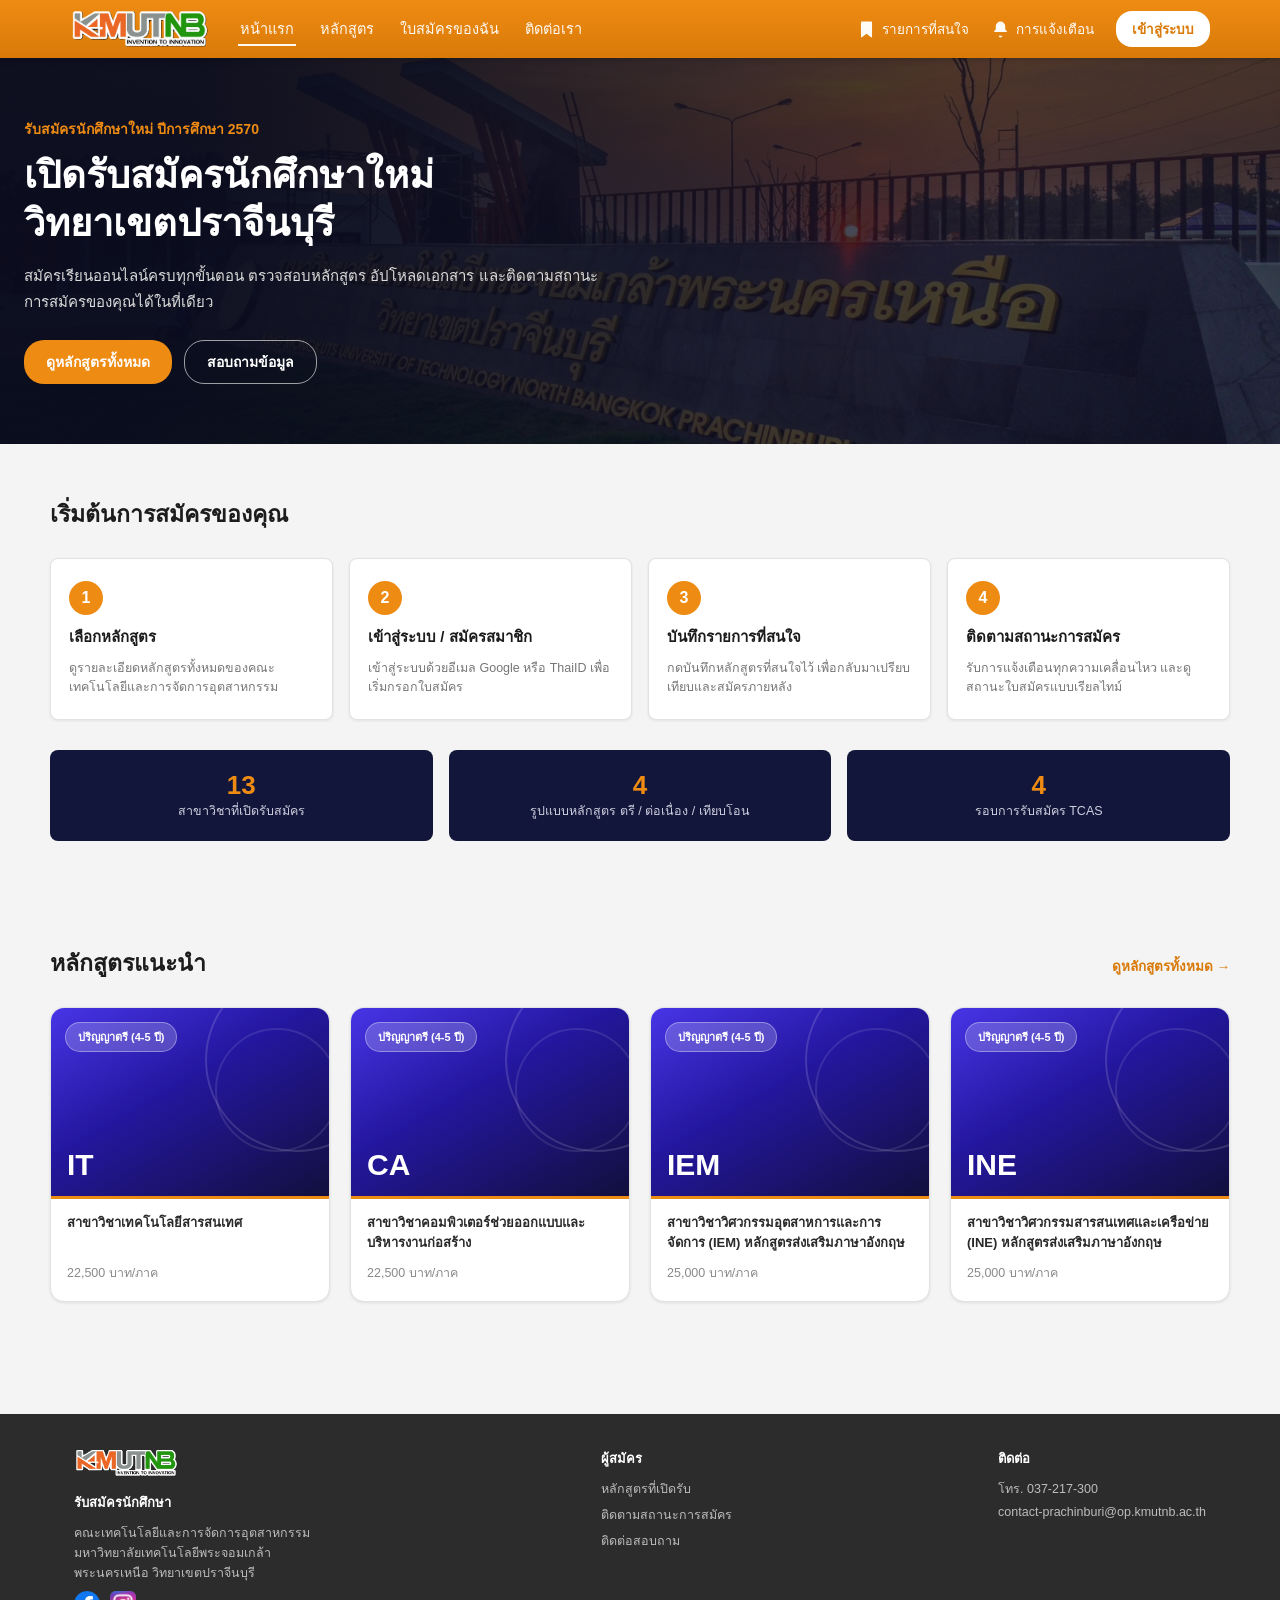
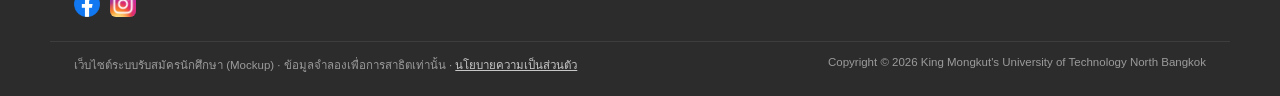
<file: index.html>
<!DOCTYPE html>
<html lang="th">
<head>
<meta charset="UTF-8">
<meta name="viewport" content="width=device-width, initial-scale=1.0">
<title>ระบบรับสมัครนักศึกษาใหม่ | KMUTNB ปราจีนบุรี</title>
<link rel="stylesheet" href="css/style.css">
</head>
<body>
  <header class="topbar">
    <div class="topbar-inner">
      <a class="brand" href="index.html" aria-label="หน้าแรก KMUTNB">
        <img class="brand-logo" src="assets/icons/logo.png" alt="KMUTNB">
      </a>
      <nav class="top-nav">
        <a href="index.html" class="current">หน้าแรก</a><a href="programs.html">หลักสูตร</a><a href="notifications.html">ใบสมัครของฉัน</a><a href="contact.html">ติดต่อเรา</a>
      </nav>
      <div class="top-actions">
        <a href="favorites.html" class="top-action" title="รายการที่สนใจ">
          <svg viewBox="0 0 24 24" width="19" height="19" fill="#fff" aria-hidden="true"><path d="M6 2h12a1 1 0 0 1 1 1v18.2a.8.8 0 0 1-1.24.67L12 17.5l-5.76 4.37A.8.8 0 0 1 5 21.2V3a1 1 0 0 1 1-1z"/></svg>
          
          <span class="lbl">รายการที่สนใจ</span>
        </a>
        <a href="notifications.html" class="top-action" title="การแจ้งเตือน">
          <svg viewBox="0 0 24 24" width="19" height="19" fill="#fff" aria-hidden="true"><path d="M12 2a6 6 0 0 0-6 6v3.1c0 .56-.22 1.1-.62 1.5L4 14v1h16v-1l-1.38-1.4a2.12 2.12 0 0 1-.62-1.5V8a6 6 0 0 0-6-6zm0 20a2.5 2.5 0 0 0 2.45-2h-4.9A2.5 2.5 0 0 0 12 22z"/></svg>
          
          <span class="lbl">การแจ้งเตือน</span>
        </a>
        <a href="login.html" class="btn-login-small">เข้าสู่ระบบ</a>
      </div>
    </div>
  </header>
<main>
  <section class="hero">
    <img class="hero-bg" src="assets/photos/building2.jpg" alt="">
    <div class="hero-scrim"></div>
    <div class="hero-content">
      <div class="hero-eyebrow">รับสมัครนักศึกษาใหม่ ปีการศึกษา 2570</div>
      <h1>เปิดรับสมัครนักศึกษาใหม่<br>วิทยาเขตปราจีนบุรี</h1>
      <p>สมัครเรียนออนไลน์ครบทุกขั้นตอน ตรวจสอบหลักสูตร อัปโหลดเอกสาร และติดตามสถานะการสมัครของคุณได้ในที่เดียว</p>
      <div class="hero-actions">
        <a href="programs.html" class="btn btn-orange">ดูหลักสูตรทั้งหมด</a>
        <a href="contact.html" class="btn btn-outline" style="background:transparent;color:#fff;border-color:rgba(255,255,255,.6);">สอบถามข้อมูล</a>
      </div>
    </div>
  </section>

  <section class="section container">
    <div class="section-head"><h2>เริ่มต้นการสมัครของคุณ</h2></div>
    <div class="quicklinks">
      <a class="quicklink" href="programs.html">
        <div class="ic">1</div>
        <h3>เลือกหลักสูตร</h3>
        <p>ดูรายละเอียดหลักสูตรทั้งหมดของคณะเทคโนโลยีและการจัดการอุตสาหกรรม</p>
      </a>
      <a class="quicklink" href="login.html">
        <div class="ic">2</div>
        <h3>เข้าสู่ระบบ / สมัครสมาชิก</h3>
        <p>เข้าสู่ระบบด้วยอีเมล Google หรือ ThaiID เพื่อเริ่มกรอกใบสมัคร</p>
      </a>
      <a class="quicklink" href="favorites.html">
        <div class="ic">3</div>
        <h3>บันทึกรายการที่สนใจ</h3>
        <p>กดบันทึกหลักสูตรที่สนใจไว้ เพื่อกลับมาเปรียบเทียบและสมัครภายหลัง</p>
      </a>
      <a class="quicklink" href="notifications.html">
        <div class="ic">4</div>
        <h3>ติดตามสถานะการสมัคร</h3>
        <p>รับการแจ้งเตือนทุกความเคลื่อนไหว และดูสถานะใบสมัครแบบเรียลไทม์</p>
      </a>
    </div>
    <div class="stat-strip">
      <div class="stat-card"><b>13</b><span>สาขาวิชาที่เปิดรับสมัคร</span></div>
      <div class="stat-card"><b>4</b><span>รูปแบบหลักสูตร ตรี / ต่อเนื่อง / เทียบโอน</span></div>
      <div class="stat-card"><b>4</b><span>รอบการรับสมัคร TCAS</span></div>
    </div>
  </section>

  <section class="section container">
    <div class="section-head">
      <h2>หลักสูตรแนะนำ</h2>
      <a class="link-more" href="programs.html">ดูหลักสูตรทั้งหมด &rarr;</a>
    </div>
    <div class="programs-grid">
    <a class="program-card" href="#">
      <div class="pc-media">
        <span class="pc-badge">ปริญญาตรี (4-5 ปี)</span>
        <span class="pc-code">IT</span>
      </div>
      <div class="pc-body">
        <p class="pc-desc">สาขาวิชาเทคโนโลยีสารสนเทศ</p>
        <p class="pc-price">22,500 บาท/ภาค</p>
      </div>
    </a>
    <a class="program-card" href="#">
      <div class="pc-media">
        <span class="pc-badge">ปริญญาตรี (4-5 ปี)</span>
        <span class="pc-code">CA</span>
      </div>
      <div class="pc-body">
        <p class="pc-desc">สาขาวิชาคอมพิวเตอร์ช่วยออกแบบและบริหารงานก่อสร้าง</p>
        <p class="pc-price">22,500 บาท/ภาค</p>
      </div>
    </a>
    <a class="program-card" href="#">
      <div class="pc-media">
        <span class="pc-badge">ปริญญาตรี (4-5 ปี)</span>
        <span class="pc-code">IEM</span>
      </div>
      <div class="pc-body">
        <p class="pc-desc">สาขาวิชาวิศวกรรมอุตสาหการและการจัดการ (IEM) หลักสูตรส่งเสริมภาษาอังกฤษ</p>
        <p class="pc-price">25,000 บาท/ภาค</p>
      </div>
    </a>
    <a class="program-card" href="major-ine.html">
      <div class="pc-media">
        <span class="pc-badge">ปริญญาตรี (4-5 ปี)</span>
        <span class="pc-code">INE</span>
      </div>
      <div class="pc-body">
        <p class="pc-desc">สาขาวิชาวิศวกรรมสารสนเทศและเครือข่าย (INE) หลักสูตรส่งเสริมภาษาอังกฤษ</p>
        <p class="pc-price">25,000 บาท/ภาค</p>
      </div>
    </a>
    </div>
  </section>
</main>
  <footer class="site-footer">
    <div class="footer-inner">
      <div class="footer-col" style="max-width:260px;">
        <div class="footer-brand">
          <img src="assets/icons/logo.png" alt="KMUTNB" style="height:30px;width:auto;">
        </div>
        <h4 style="margin-top:14px;">รับสมัครนักศึกษา</h4>
        <span>คณะเทคโนโลยีและการจัดการอุตสาหกรรม<br>มหาวิทยาลัยเทคโนโลยีพระจอมเกล้าพระนครเหนือ วิทยาเขตปราจีนบุรี</span>
        <div class="footer-social">
          <a href="#" title="Facebook"><img src="assets/icons/facebook.png" alt="Facebook"></a>
          <a href="#" title="Instagram"><img src="assets/icons/instagram.jpg" alt="Instagram"></a>
        </div>
      </div>
      <div class="footer-col">
        <h4>ผู้สมัคร</h4>
        <a href="programs.html">หลักสูตรที่เปิดรับ</a>
        <a href="notifications.html">ติดตามสถานะการสมัคร</a>
        <a href="contact.html">ติดต่อสอบถาม</a>
      </div>
      <div class="footer-col">
        <h4>ติดต่อ</h4>
        <span>โทร. 037-217-300</span>
        <span>contact-prachinburi@op.kmutnb.ac.th</span>
      </div>
    </div>
    <div class="footer-bottom">
      <span>เว็บไซต์ระบบรับสมัครนักศึกษา (Mockup) &middot; ข้อมูลจำลองเพื่อการสาธิตเท่านั้น &middot; <a href="#" style="color:#c7c7c7;text-decoration:underline;">นโยบายความเป็นส่วนตัว</a></span>
      <span>Copyright &copy; 2026 King Mongkut's University of Technology North Bangkok</span>
    </div>
  </footer>
</body>
</html>
</file>
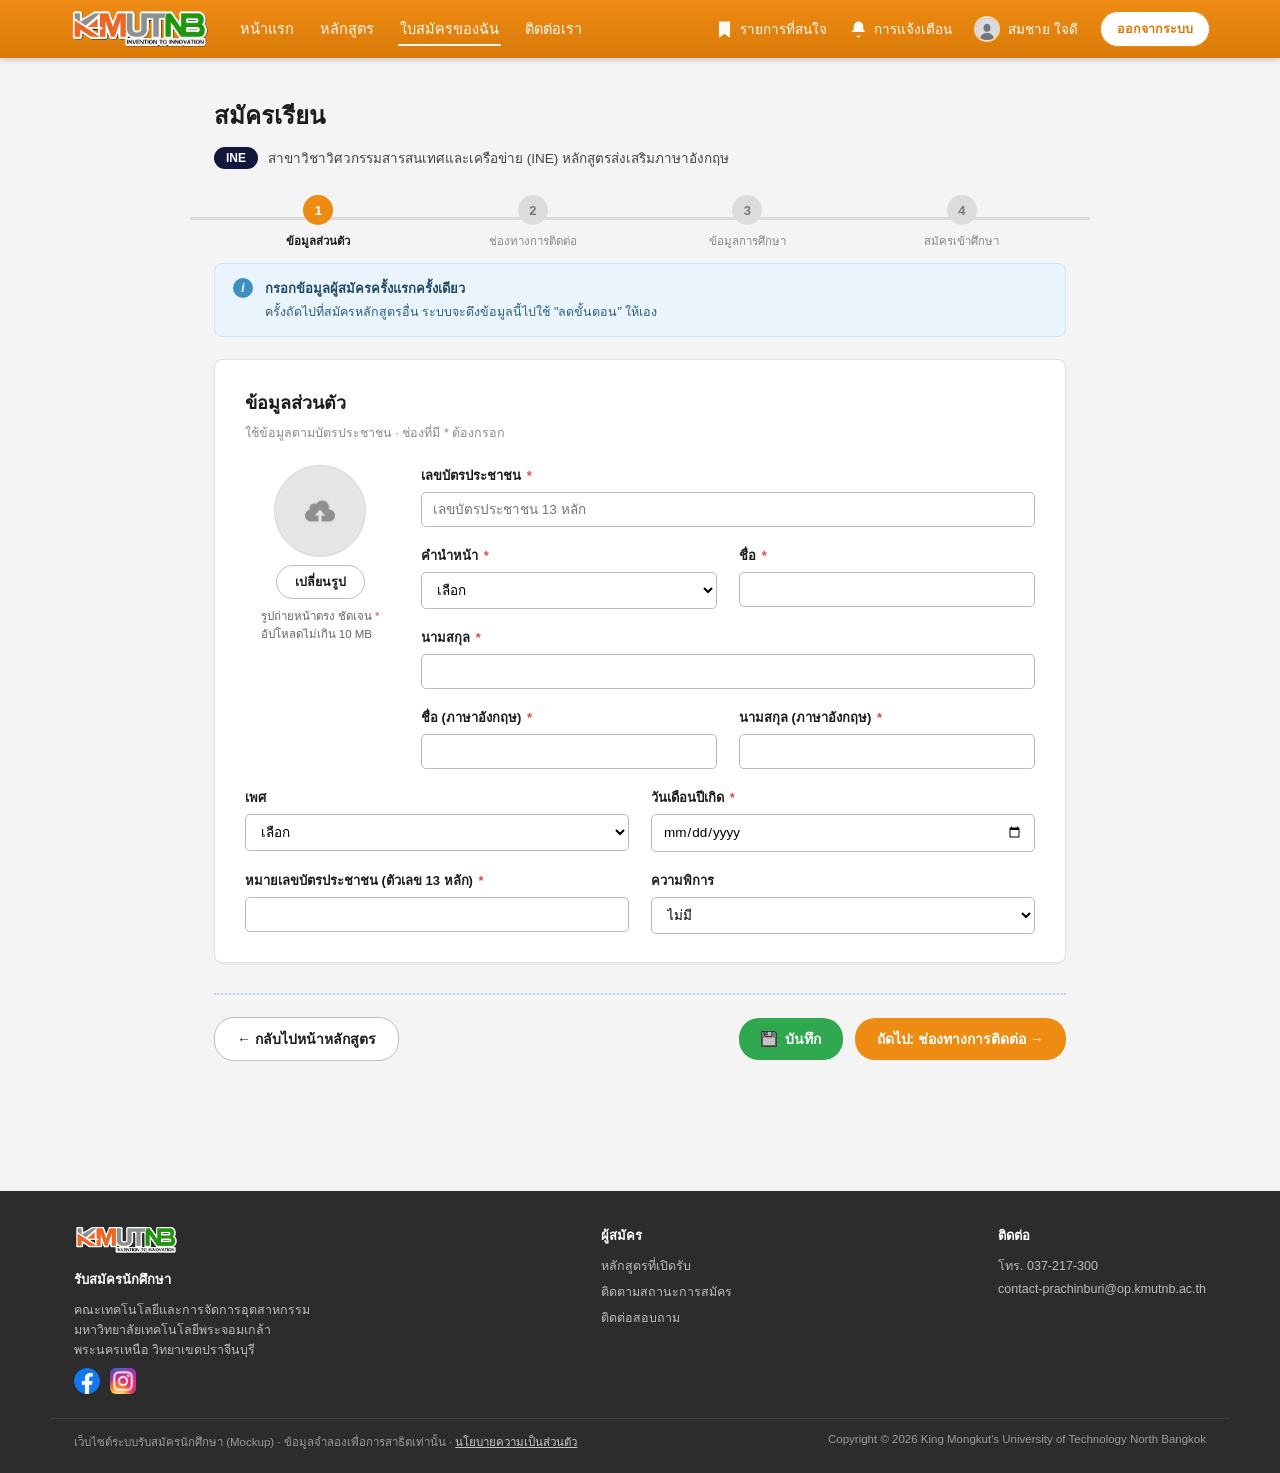
<file: apply-step1.html>
<!DOCTYPE html>
<html lang="th">
<head>
<meta charset="UTF-8">
<meta name="viewport" content="width=device-width, initial-scale=1.0">
<title>สมัครเรียน - ข้อมูลส่วนตัว | KMUTNB ปราจีนบุรี</title>
<link rel="stylesheet" href="css/style.css">
</head>
<body>
  <header class="topbar">
    <div class="topbar-inner">
      <a class="brand" href="index.html" aria-label="หน้าแรก KMUTNB">
        <img class="brand-logo" src="assets/icons/logo.png" alt="KMUTNB">
      </a>
      <nav class="top-nav">
        <a href="index.html">หน้าแรก</a><a href="programs.html">หลักสูตร</a><a href="notifications.html" class="current">ใบสมัครของฉัน</a><a href="contact.html">ติดต่อเรา</a>
      </nav>
      <div class="top-actions">
        <a href="favorites.html" class="top-action" title="รายการที่สนใจ">
          <svg viewBox="0 0 24 24" width="19" height="19" fill="#fff" aria-hidden="true"><path d="M6 2h12a1 1 0 0 1 1 1v18.2a.8.8 0 0 1-1.24.67L12 17.5l-5.76 4.37A.8.8 0 0 1 5 21.2V3a1 1 0 0 1 1-1z"/></svg>
          
          <span class="lbl">รายการที่สนใจ</span>
        </a>
        <a href="notifications.html" class="top-action" title="การแจ้งเตือน">
          <svg viewBox="0 0 24 24" width="19" height="19" fill="#fff" aria-hidden="true"><path d="M12 2a6 6 0 0 0-6 6v3.1c0 .56-.22 1.1-.62 1.5L4 14v1h16v-1l-1.38-1.4a2.12 2.12 0 0 1-.62-1.5V8a6 6 0 0 0-6-6zm0 20a2.5 2.5 0 0 0 2.45-2h-4.9A2.5 2.5 0 0 0 12 22z"/></svg>
          
          <span class="lbl">การแจ้งเตือน</span>
        </a>
        
      <div class="user-chip" style="cursor:default;">
        <img src="assets/icons/avatar.jpg" alt="">
        <span class="lbl">สมชาย ใจดี</span>
      </div>
      <a href="index.html" class="btn btn-ghost-orange" style="padding:7px 16px;font-size:12.5px;">ออกจากระบบ</a>
      </div>
    </div>
  </header>
<main>
  <div class="form-shell" style="padding-bottom:0;">
    <h1 class="apply-title">สมัครเรียน</h1>
    <div class="program-chip"><span class="chip-code">INE</span><span>สาขาวิชาวิศวกรรมสารสนเทศและเครือข่าย (INE) หลักสูตรส่งเสริมภาษาอังกฤษ</span></div>
  </div>
  <div class="wizard-steps">
      <div class="wizard-step active">
        <div class="dot">1</div>
        <span>ข้อมูลส่วนตัว</span>
      </div>
      <div class="wizard-step ">
        <div class="dot">2</div>
        <span>ช่องทางการติดต่อ</span>
      </div>
      <div class="wizard-step ">
        <div class="dot">3</div>
        <span>ข้อมูลการศึกษา</span>
      </div>
      <div class="wizard-step ">
        <div class="dot">4</div>
        <span>สมัครเข้าศึกษา</span>
      </div>
    </div>
    <div class="wizard-bar"></div>
  <div class="form-shell">
    <div class="info-callout">
      <span class="ic-dot">i</span>
      <div>
        <b>กรอกข้อมูลผู้สมัครครั้งแรกครั้งเดียว</b>
        <span>ครั้งถัดไปที่สมัครหลักสูตรอื่น ระบบจะดึงข้อมูลนี้ไปใช้ "ลดขั้นตอน" ให้เอง</span>
      </div>
    </div>
    <div class="form-panel step-panel">
      <h2 class="panel-heading">ข้อมูลส่วนตัว</h2>
      <p class="panel-subtext">ใช้ข้อมูลตามบัตรประชาชน &middot; ช่องที่มี <span class="req">*</span> ต้องกรอก</p>
      <div style="display:flex;gap:26px;flex-wrap:wrap;">
        <div class="avatar-upload">
          <label class="circle" for="photoInput">
            <img class="icon" src="assets/icons/upload.png" alt="">
          </label>
          <input type="file" id="photoInput" accept="image/*" style="display:none;">
          <label for="photoInput" class="btn btn-outline" style="padding:6px 18px;font-size:12.5px;">เปลี่ยนรูป</label>
          <span>รูปถ่ายหน้าตรง ชัดเจน <span style="color:#e0483c">*</span><br>อัปโหลดไม่เกิน 10 MB</span>
        </div>
        <div style="flex:1;min-width:260px;">
          <div class="form-grid">
            <div class="f-group full">
              <label>เลขบัตรประชาชน <span class="req">*</span></label>
              <input type="text" maxlength="13" placeholder="เลขบัตรประชาชน 13 หลัก">
            </div>
            <div class="f-group">
              <label>คำนำหน้า <span class="req">*</span></label>
              <select><option value="">เลือก</option><option>นาย</option><option>นาง</option><option>นางสาว</option></select>
            </div>
            <div class="f-group">
              <label>ชื่อ <span class="req">*</span></label>
              <input type="text">
            </div>
            <div class="f-group full">
              <label>นามสกุล <span class="req">*</span></label>
              <input type="text">
            </div>
            <div class="f-group">
              <label>ชื่อ (ภาษาอังกฤษ) <span class="req">*</span></label>
              <input type="text">
            </div>
            <div class="f-group">
              <label>นามสกุล (ภาษาอังกฤษ) <span class="req">*</span></label>
              <input type="text">
            </div>
          </div>
        </div>
      </div>
      <div class="form-grid" style="margin-top:18px;">
        <div class="f-group">
          <label>เพศ</label>
          <select><option value="">เลือก</option><option>ชาย</option><option>หญิง</option><option>ไม่ระบุ</option></select>
        </div>
        <div class="f-group">
          <label>วันเดือนปีเกิด <span class="req">*</span></label>
          <input type="date">
        </div>
        <div class="f-group">
          <label>หมายเลขบัตรประชาชน (ตัวเลข 13 หลัก) <span class="req">*</span></label>
          <input type="text" maxlength="13">
        </div>
        <div class="f-group">
          <label>ความพิการ</label>
          <select><option value="">ไม่มี</option><option>มี (โปรดระบุในหมายเหตุ)</option></select>
        </div>
      </div>
    </div>
    <div class="dotted-divider"></div>
    <div class="form-actions">
      <a href="major-ine.html" class="btn btn-outline">&larr; กลับไปหน้าหลักสูตร</a>
      <div style="display:flex;gap:12px;">
        <a href="#" class="btn btn-green"><img src="assets/icons/save.png" alt="">บันทึก</a>
        <a href="apply-step2.html" class="btn btn-orange">ถัดไป: ช่องทางการติดต่อ &rarr;</a>
      </div>
    </div>
  </div>
</main>
  <footer class="site-footer">
    <div class="footer-inner">
      <div class="footer-col" style="max-width:260px;">
        <div class="footer-brand">
          <img src="assets/icons/logo.png" alt="KMUTNB" style="height:30px;width:auto;">
        </div>
        <h4 style="margin-top:14px;">รับสมัครนักศึกษา</h4>
        <span>คณะเทคโนโลยีและการจัดการอุตสาหกรรม<br>มหาวิทยาลัยเทคโนโลยีพระจอมเกล้าพระนครเหนือ วิทยาเขตปราจีนบุรี</span>
        <div class="footer-social">
          <a href="#" title="Facebook"><img src="assets/icons/facebook.png" alt="Facebook"></a>
          <a href="#" title="Instagram"><img src="assets/icons/instagram.jpg" alt="Instagram"></a>
        </div>
      </div>
      <div class="footer-col">
        <h4>ผู้สมัคร</h4>
        <a href="programs.html">หลักสูตรที่เปิดรับ</a>
        <a href="notifications.html">ติดตามสถานะการสมัคร</a>
        <a href="contact.html">ติดต่อสอบถาม</a>
      </div>
      <div class="footer-col">
        <h4>ติดต่อ</h4>
        <span>โทร. 037-217-300</span>
        <span>contact-prachinburi@op.kmutnb.ac.th</span>
      </div>
    </div>
    <div class="footer-bottom">
      <span>เว็บไซต์ระบบรับสมัครนักศึกษา (Mockup) &middot; ข้อมูลจำลองเพื่อการสาธิตเท่านั้น &middot; <a href="#" style="color:#c7c7c7;text-decoration:underline;">นโยบายความเป็นส่วนตัว</a></span>
      <span>Copyright &copy; 2026 King Mongkut's University of Technology North Bangkok</span>
    </div>
  </footer>
</body>
</html>
</file>
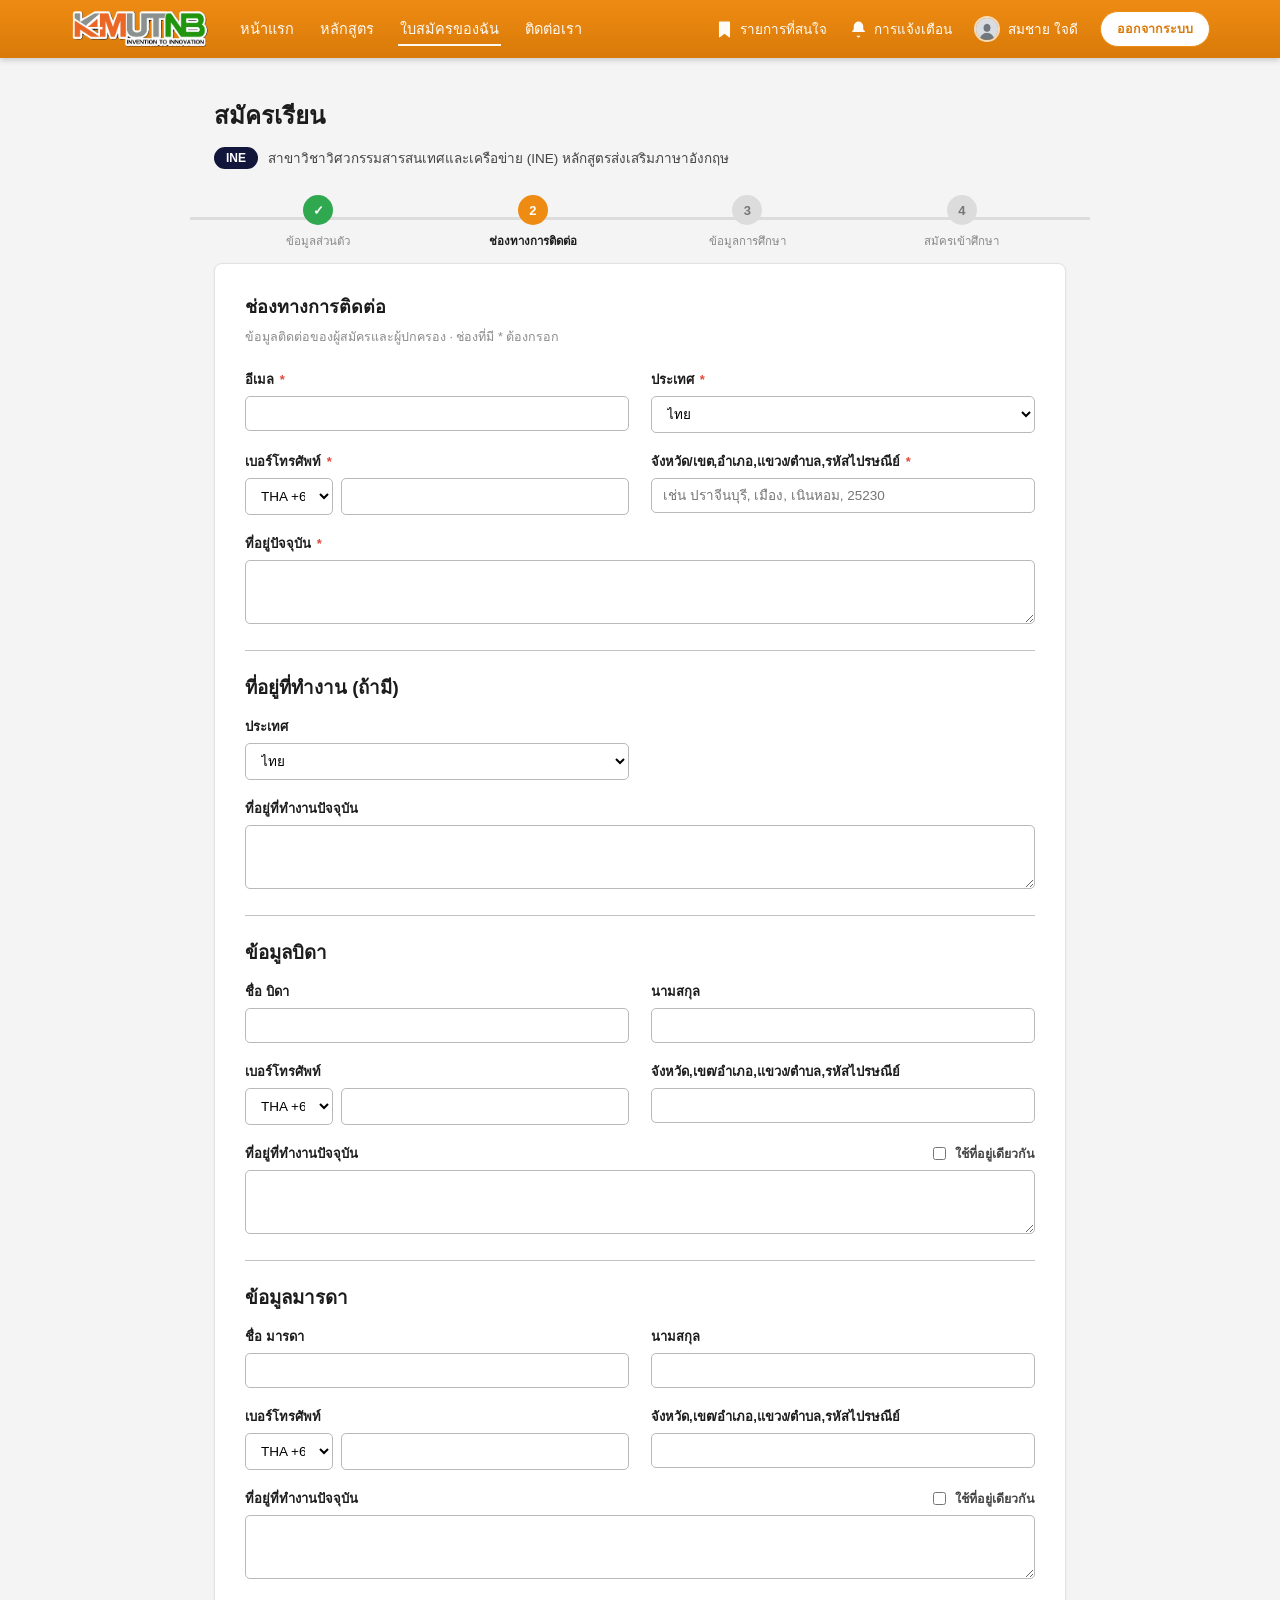
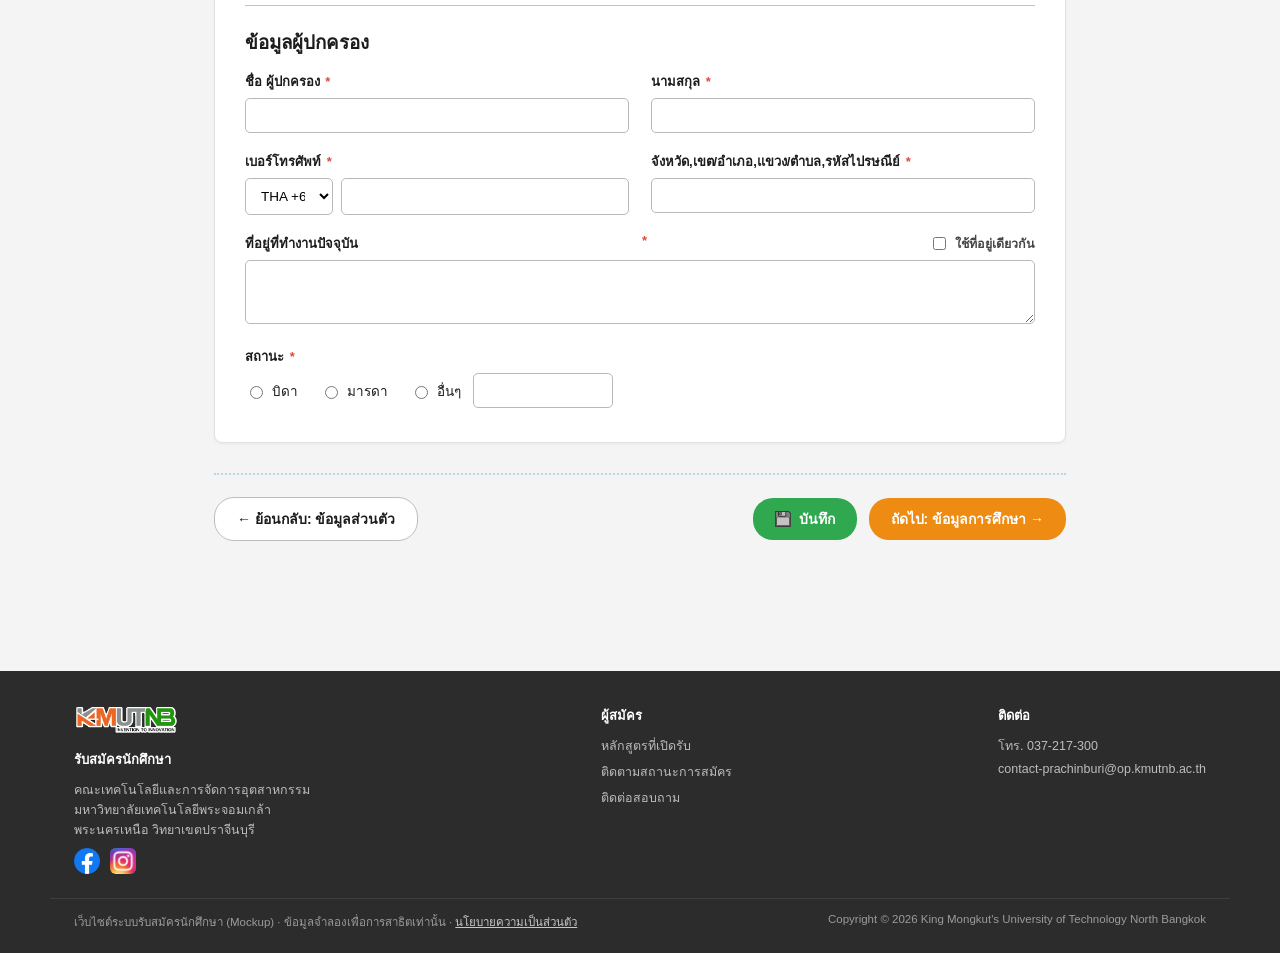
<file: apply-step2.html>
<!DOCTYPE html>
<html lang="th">
<head>
<meta charset="UTF-8">
<meta name="viewport" content="width=device-width, initial-scale=1.0">
<title>สมัครเรียน - ช่องทางการติดต่อ | KMUTNB ปราจีนบุรี</title>
<link rel="stylesheet" href="css/style.css">
</head>
<body>
  <header class="topbar">
    <div class="topbar-inner">
      <a class="brand" href="index.html" aria-label="หน้าแรก KMUTNB">
        <img class="brand-logo" src="assets/icons/logo.png" alt="KMUTNB">
      </a>
      <nav class="top-nav">
        <a href="index.html">หน้าแรก</a><a href="programs.html">หลักสูตร</a><a href="notifications.html" class="current">ใบสมัครของฉัน</a><a href="contact.html">ติดต่อเรา</a>
      </nav>
      <div class="top-actions">
        <a href="favorites.html" class="top-action" title="รายการที่สนใจ">
          <svg viewBox="0 0 24 24" width="19" height="19" fill="#fff" aria-hidden="true"><path d="M6 2h12a1 1 0 0 1 1 1v18.2a.8.8 0 0 1-1.24.67L12 17.5l-5.76 4.37A.8.8 0 0 1 5 21.2V3a1 1 0 0 1 1-1z"/></svg>
          
          <span class="lbl">รายการที่สนใจ</span>
        </a>
        <a href="notifications.html" class="top-action" title="การแจ้งเตือน">
          <svg viewBox="0 0 24 24" width="19" height="19" fill="#fff" aria-hidden="true"><path d="M12 2a6 6 0 0 0-6 6v3.1c0 .56-.22 1.1-.62 1.5L4 14v1h16v-1l-1.38-1.4a2.12 2.12 0 0 1-.62-1.5V8a6 6 0 0 0-6-6zm0 20a2.5 2.5 0 0 0 2.45-2h-4.9A2.5 2.5 0 0 0 12 22z"/></svg>
          
          <span class="lbl">การแจ้งเตือน</span>
        </a>
        
      <div class="user-chip" style="cursor:default;">
        <img src="assets/icons/avatar.jpg" alt="">
        <span class="lbl">สมชาย ใจดี</span>
      </div>
      <a href="index.html" class="btn btn-ghost-orange" style="padding:7px 16px;font-size:12.5px;">ออกจากระบบ</a>
      </div>
    </div>
  </header>
<main>
  <div class="form-shell" style="padding-bottom:0;">
    <h1 class="apply-title">สมัครเรียน</h1>
    <div class="program-chip"><span class="chip-code">INE</span><span>สาขาวิชาวิศวกรรมสารสนเทศและเครือข่าย (INE) หลักสูตรส่งเสริมภาษาอังกฤษ</span></div>
  </div>
  <div class="wizard-steps">
      <div class="wizard-step done">
        <div class="dot">&#10003;</div>
        <span>ข้อมูลส่วนตัว</span>
      </div>
      <div class="wizard-step active">
        <div class="dot">2</div>
        <span>ช่องทางการติดต่อ</span>
      </div>
      <div class="wizard-step ">
        <div class="dot">3</div>
        <span>ข้อมูลการศึกษา</span>
      </div>
      <div class="wizard-step ">
        <div class="dot">4</div>
        <span>สมัครเข้าศึกษา</span>
      </div>
    </div>
    <div class="wizard-bar"></div>
  <div class="form-shell">
    <div class="form-panel step-panel">
      <h2 class="panel-heading">ช่องทางการติดต่อ</h2>
      <p class="panel-subtext">ข้อมูลติดต่อของผู้สมัครและผู้ปกครอง &middot; ช่องที่มี <span class="req">*</span> ต้องกรอก</p>
      <div class="form-grid">
        <div class="f-group"><label>อีเมล <span class="req">*</span></label><input type="email"></div>
        <div class="f-group"><label>ประเทศ <span class="req">*</span></label><select><option>ไทย</option><option>อื่น ๆ</option></select></div>
        <div class="f-group"><label>เบอร์โทรศัพท์ <span class="req">*</span></label>
          <div class="tel-combo"><select><option>THA +66</option></select><input type="tel"></div></div>
        <div class="f-group"><label>จังหวัด/เขต,อำเภอ,แขวง/ตำบล,รหัสไปรษณีย์ <span class="req">*</span></label>
          <input type="text" placeholder="เช่น ปราจีนบุรี, เมือง, เนินหอม, 25230"></div>
        <div class="f-group full"><label>ที่อยู่ปัจจุบัน <span class="req">*</span></label><textarea></textarea></div>
      </div>

      <div class="divider-line"></div>
      <h3 style="margin-bottom:14px;">ที่อยู่ที่ทำงาน (ถ้ามี)</h3>
      <div class="form-grid">
        <div class="f-group"><label>ประเทศ</label><select><option>ไทย</option><option>อื่น ๆ</option></select></div>
        <div class="f-group full"><label>ที่อยู่ที่ทำงานปัจจุบัน</label><textarea></textarea></div>
      </div>

      <div class="divider-line"></div>
      <h3 style="margin-bottom:14px;">ข้อมูลบิดา</h3>
      <div class="form-grid">
        <div class="f-group"><label>ชื่อ บิดา</label><input type="text"></div>
        <div class="f-group"><label>นามสกุล</label><input type="text"></div>
        <div class="f-group"><label>เบอร์โทรศัพท์</label><div class="tel-combo"><select><option>THA +66</option></select><input type="tel"></div></div>
        <div class="f-group"><label>จังหวัด,เขต/อำเภอ,แขวง/ตำบล,รหัสไปรษณีย์</label><input type="text"></div>
        <div class="f-group full">
          <label style="display:flex;justify-content:space-between;">ที่อยู่ที่ทำงานปัจจุบัน <span class="same-addr"><input type="checkbox"> ใช้ที่อยู่เดียวกัน</span></label>
          <textarea></textarea>
        </div>
      </div>

      <div class="divider-line"></div>
      <h3 style="margin-bottom:14px;">ข้อมูลมารดา</h3>
      <div class="form-grid">
        <div class="f-group"><label>ชื่อ มารดา</label><input type="text"></div>
        <div class="f-group"><label>นามสกุล</label><input type="text"></div>
        <div class="f-group"><label>เบอร์โทรศัพท์</label><div class="tel-combo"><select><option>THA +66</option></select><input type="tel"></div></div>
        <div class="f-group"><label>จังหวัด,เขต/อำเภอ,แขวง/ตำบล,รหัสไปรษณีย์</label><input type="text"></div>
        <div class="f-group full">
          <label style="display:flex;justify-content:space-between;">ที่อยู่ที่ทำงานปัจจุบัน <span class="same-addr"><input type="checkbox"> ใช้ที่อยู่เดียวกัน</span></label>
          <textarea></textarea>
        </div>
      </div>

      <div class="divider-line"></div>
      <h3 style="margin-bottom:14px;">ข้อมูลผู้ปกครอง</h3>
      <div class="form-grid">
        <div class="f-group"><label>ชื่อ ผู้ปกครอง <span class="req">*</span></label><input type="text"></div>
        <div class="f-group"><label>นามสกุล <span class="req">*</span></label><input type="text"></div>
        <div class="f-group"><label>เบอร์โทรศัพท์ <span class="req">*</span></label><div class="tel-combo"><select><option>THA +66</option></select><input type="tel"></div></div>
        <div class="f-group"><label>จังหวัด,เขต/อำเภอ,แขวง/ตำบล,รหัสไปรษณีย์ <span class="req">*</span></label><input type="text"></div>
        <div class="f-group full">
          <label style="display:flex;justify-content:space-between;">ที่อยู่ที่ทำงานปัจจุบัน <span class="req">*</span> <span class="same-addr"><input type="checkbox"> ใช้ที่อยู่เดียวกัน</span></label>
          <textarea></textarea>
        </div>
        <div class="f-group full">
          <label>สถานะ <span class="req">*</span></label>
          <div class="f-radio-row">
            <label><input type="radio" name="g_status"> บิดา</label>
            <label><input type="radio" name="g_status"> มารดา</label>
            <label><input type="radio" name="g_status"> อื่นๆ <input type="text" style="width:140px;margin-left:6px;"></label>
          </div>
        </div>
      </div>
    </div>
    <div class="dotted-divider"></div>
    <div class="form-actions">
      <a href="apply-step1.html" class="btn btn-outline">&larr; ย้อนกลับ: ข้อมูลส่วนตัว</a>
      <div style="display:flex;gap:12px;">
        <a href="#" class="btn btn-green"><img src="assets/icons/save.png" alt="">บันทึก</a>
        <a href="apply-step3.html" class="btn btn-orange">ถัดไป: ข้อมูลการศึกษา &rarr;</a>
      </div>
    </div>
  </div>
</main>
  <footer class="site-footer">
    <div class="footer-inner">
      <div class="footer-col" style="max-width:260px;">
        <div class="footer-brand">
          <img src="assets/icons/logo.png" alt="KMUTNB" style="height:30px;width:auto;">
        </div>
        <h4 style="margin-top:14px;">รับสมัครนักศึกษา</h4>
        <span>คณะเทคโนโลยีและการจัดการอุตสาหกรรม<br>มหาวิทยาลัยเทคโนโลยีพระจอมเกล้าพระนครเหนือ วิทยาเขตปราจีนบุรี</span>
        <div class="footer-social">
          <a href="#" title="Facebook"><img src="assets/icons/facebook.png" alt="Facebook"></a>
          <a href="#" title="Instagram"><img src="assets/icons/instagram.jpg" alt="Instagram"></a>
        </div>
      </div>
      <div class="footer-col">
        <h4>ผู้สมัคร</h4>
        <a href="programs.html">หลักสูตรที่เปิดรับ</a>
        <a href="notifications.html">ติดตามสถานะการสมัคร</a>
        <a href="contact.html">ติดต่อสอบถาม</a>
      </div>
      <div class="footer-col">
        <h4>ติดต่อ</h4>
        <span>โทร. 037-217-300</span>
        <span>contact-prachinburi@op.kmutnb.ac.th</span>
      </div>
    </div>
    <div class="footer-bottom">
      <span>เว็บไซต์ระบบรับสมัครนักศึกษา (Mockup) &middot; ข้อมูลจำลองเพื่อการสาธิตเท่านั้น &middot; <a href="#" style="color:#c7c7c7;text-decoration:underline;">นโยบายความเป็นส่วนตัว</a></span>
      <span>Copyright &copy; 2026 King Mongkut's University of Technology North Bangkok</span>
    </div>
  </footer>
</body>
</html>
</file>
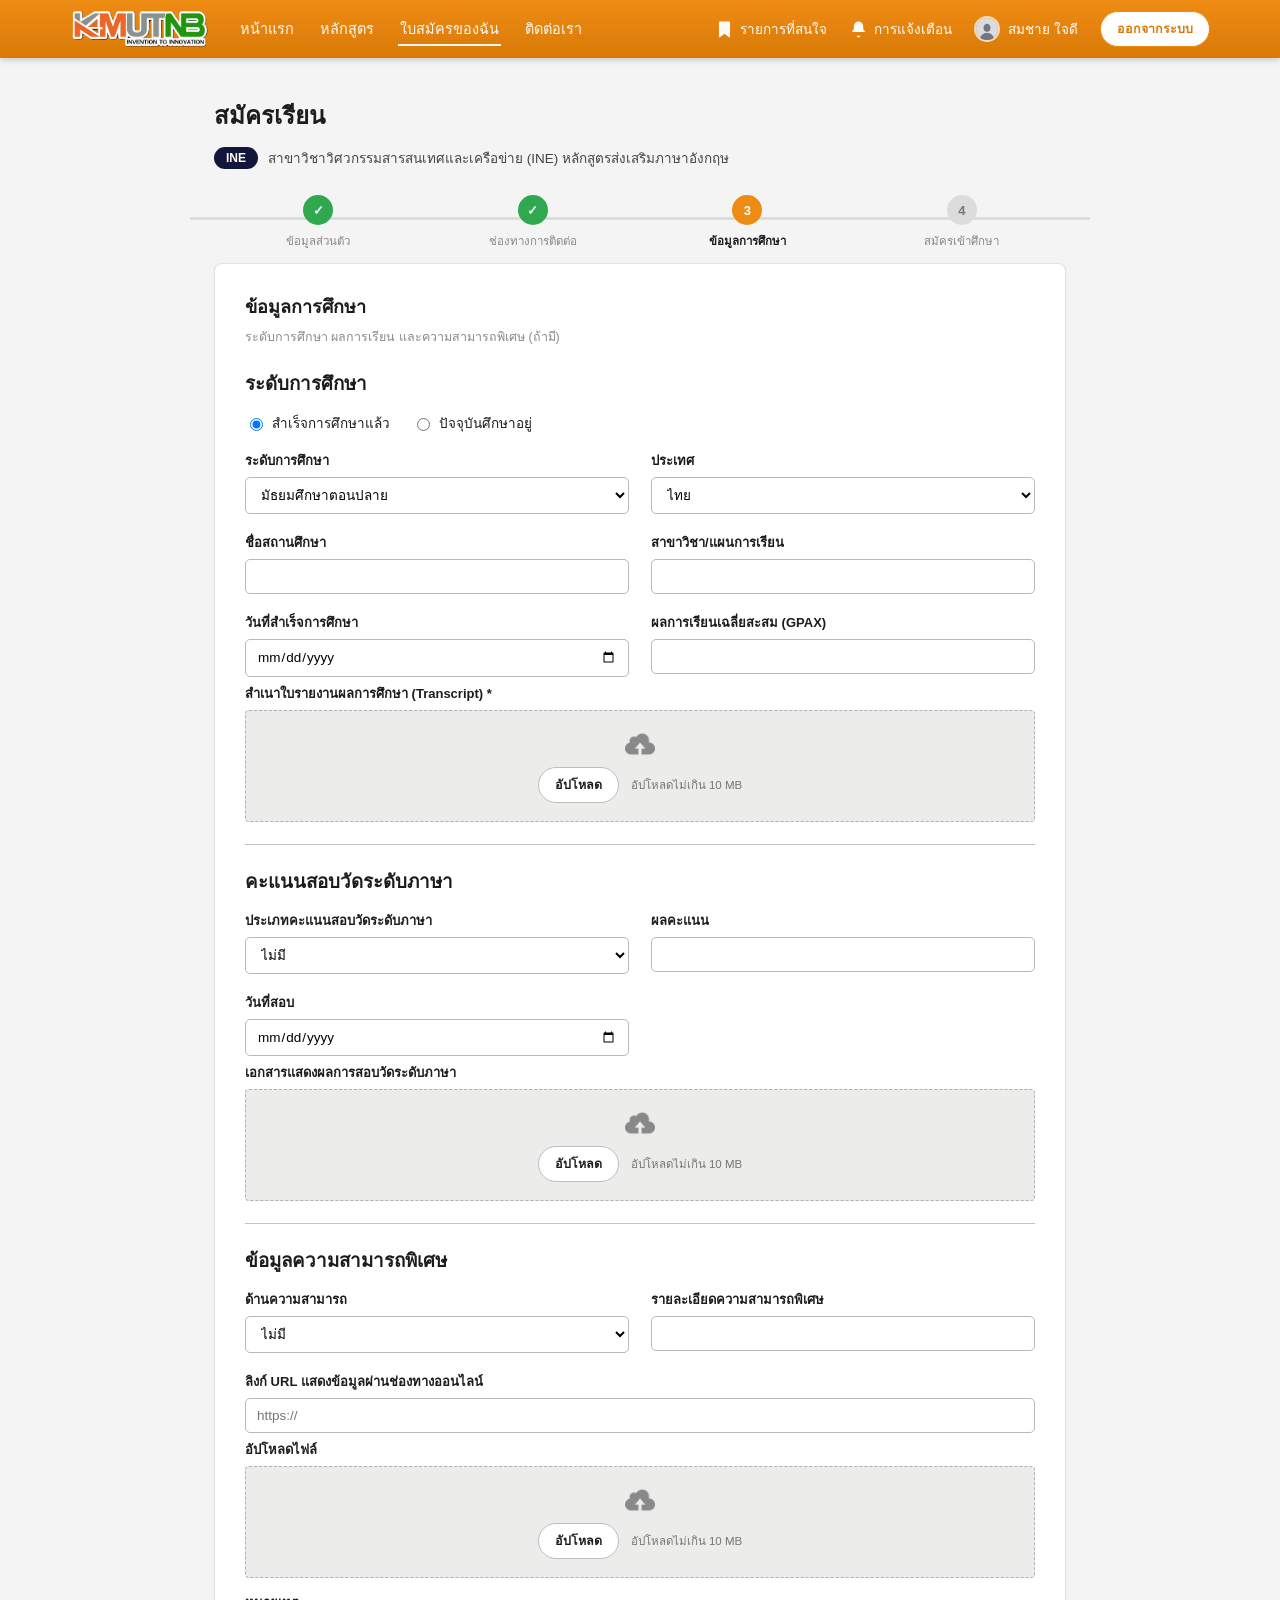
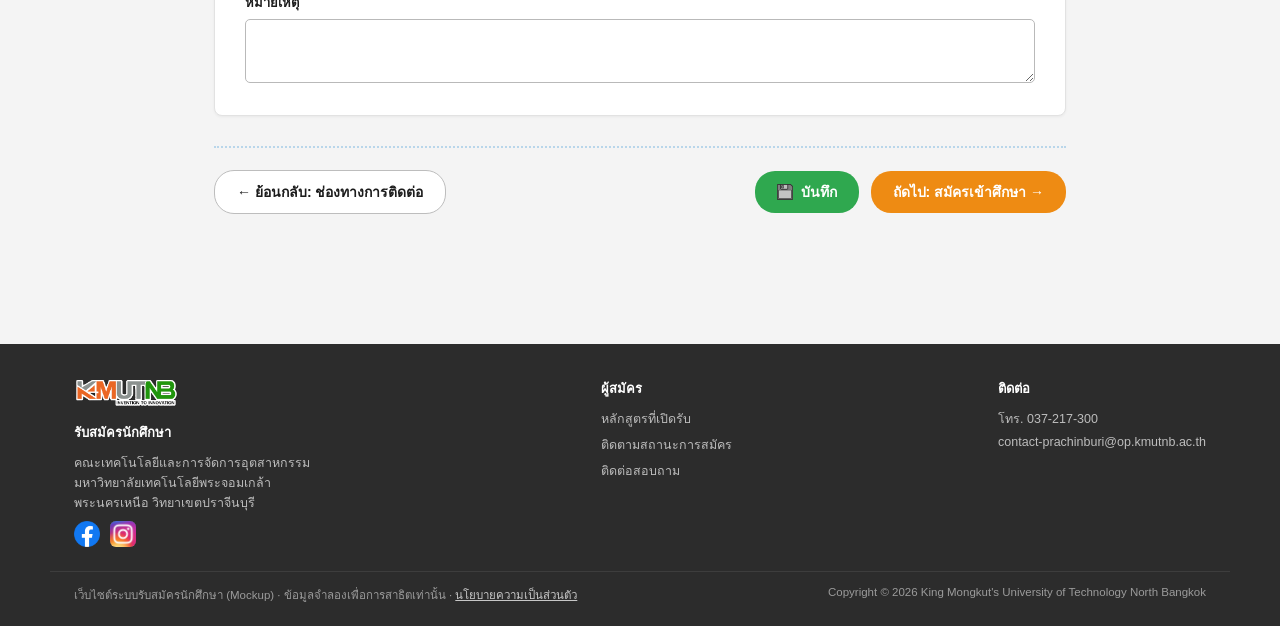
<file: apply-step3.html>
<!DOCTYPE html>
<html lang="th">
<head>
<meta charset="UTF-8">
<meta name="viewport" content="width=device-width, initial-scale=1.0">
<title>สมัครเรียน - ข้อมูลการศึกษา | KMUTNB ปราจีนบุรี</title>
<link rel="stylesheet" href="css/style.css">
</head>
<body>
  <header class="topbar">
    <div class="topbar-inner">
      <a class="brand" href="index.html" aria-label="หน้าแรก KMUTNB">
        <img class="brand-logo" src="assets/icons/logo.png" alt="KMUTNB">
      </a>
      <nav class="top-nav">
        <a href="index.html">หน้าแรก</a><a href="programs.html">หลักสูตร</a><a href="notifications.html" class="current">ใบสมัครของฉัน</a><a href="contact.html">ติดต่อเรา</a>
      </nav>
      <div class="top-actions">
        <a href="favorites.html" class="top-action" title="รายการที่สนใจ">
          <svg viewBox="0 0 24 24" width="19" height="19" fill="#fff" aria-hidden="true"><path d="M6 2h12a1 1 0 0 1 1 1v18.2a.8.8 0 0 1-1.24.67L12 17.5l-5.76 4.37A.8.8 0 0 1 5 21.2V3a1 1 0 0 1 1-1z"/></svg>
          
          <span class="lbl">รายการที่สนใจ</span>
        </a>
        <a href="notifications.html" class="top-action" title="การแจ้งเตือน">
          <svg viewBox="0 0 24 24" width="19" height="19" fill="#fff" aria-hidden="true"><path d="M12 2a6 6 0 0 0-6 6v3.1c0 .56-.22 1.1-.62 1.5L4 14v1h16v-1l-1.38-1.4a2.12 2.12 0 0 1-.62-1.5V8a6 6 0 0 0-6-6zm0 20a2.5 2.5 0 0 0 2.45-2h-4.9A2.5 2.5 0 0 0 12 22z"/></svg>
          
          <span class="lbl">การแจ้งเตือน</span>
        </a>
        
      <div class="user-chip" style="cursor:default;">
        <img src="assets/icons/avatar.jpg" alt="">
        <span class="lbl">สมชาย ใจดี</span>
      </div>
      <a href="index.html" class="btn btn-ghost-orange" style="padding:7px 16px;font-size:12.5px;">ออกจากระบบ</a>
      </div>
    </div>
  </header>
<main>
  <div class="form-shell" style="padding-bottom:0;">
    <h1 class="apply-title">สมัครเรียน</h1>
    <div class="program-chip"><span class="chip-code">INE</span><span>สาขาวิชาวิศวกรรมสารสนเทศและเครือข่าย (INE) หลักสูตรส่งเสริมภาษาอังกฤษ</span></div>
  </div>
  <div class="wizard-steps">
      <div class="wizard-step done">
        <div class="dot">&#10003;</div>
        <span>ข้อมูลส่วนตัว</span>
      </div>
      <div class="wizard-step done">
        <div class="dot">&#10003;</div>
        <span>ช่องทางการติดต่อ</span>
      </div>
      <div class="wizard-step active">
        <div class="dot">3</div>
        <span>ข้อมูลการศึกษา</span>
      </div>
      <div class="wizard-step ">
        <div class="dot">4</div>
        <span>สมัครเข้าศึกษา</span>
      </div>
    </div>
    <div class="wizard-bar"></div>
  <div class="form-shell">
    <div class="form-panel step-panel">
      <h2 class="panel-heading">ข้อมูลการศึกษา</h2>
      <p class="panel-subtext">ระดับการศึกษา ผลการเรียน และความสามารถพิเศษ (ถ้ามี)</p>
      <h3 style="margin-bottom:14px;">ระดับการศึกษา</h3>
      <div class="f-radio-row" style="margin-bottom:16px;">
        <label><input type="radio" name="edu_state" checked> สำเร็จการศึกษาแล้ว</label>
        <label><input type="radio" name="edu_state"> ปัจจุบันศึกษาอยู่</label>
      </div>
      <div class="form-grid">
        <div class="f-group"><label>ระดับการศึกษา</label>
          <select><option>มัธยมศึกษาตอนปลาย</option><option>ประกาศนียบัตรวิชาชีพ (ปวช.)</option><option>ประกาศนียบัตรวิชาชีพชั้นสูง (ปวส.)</option></select></div>
        <div class="f-group"><label>ประเทศ</label><select><option>ไทย</option><option>อื่น ๆ</option></select></div>
        <div class="f-group"><label>ชื่อสถานศึกษา</label><input type="text"></div>
        <div class="f-group"><label>สาขาวิชา/แผนการเรียน</label><input type="text"></div>
        <div class="f-group"><label>วันที่สำเร็จการศึกษา</label><input type="date"></div>
        <div class="f-group"><label>ผลการเรียนเฉลี่ยสะสม (GPAX)</label><input type="number" step="0.01" min="0" max="4"></div>
      </div>

      <div class="upload-box">
        <label style="font-size:13px;font-weight:700;display:block;margin-bottom:6px;">สำเนาใบรายงานผลการศึกษา (Transcript) <span class="req">*</span></label>
        <label class="upload-drop" for="e_transcript_file">
          <img src="assets/icons/upload.png" alt="">
          <div class="upload-row"><span class="btn btn-outline">อัปโหลด</span><span class="upload-hint">อัปโหลดไม่เกิน 10 MB</span></div>
        </label>
        <input type="file" id="e_transcript_file" style="display:none;">
      </div>

      <div class="divider-line"></div>
      <h3 style="margin-bottom:14px;">คะแนนสอบวัดระดับภาษา</h3>
      <div class="form-grid">
        <div class="f-group"><label>ประเภทคะแนนสอบวัดระดับภาษา</label>
          <select><option value="">ไม่มี</option><option>TOEIC</option><option>IELTS</option><option>TOEFL</option><option>อื่น ๆ</option></select></div>
        <div class="f-group"><label>ผลคะแนน</label><input type="text"></div>
        <div class="f-group"><label>วันที่สอบ</label><input type="date"></div>
      </div>
      <div class="upload-box">
        <label style="font-size:13px;font-weight:700;display:block;margin-bottom:6px;">เอกสารแสดงผลการสอบวัดระดับภาษา</label>
        <label class="upload-drop" for="l_file">
          <img src="assets/icons/upload.png" alt="">
          <div class="upload-row"><span class="btn btn-outline">อัปโหลด</span><span class="upload-hint">อัปโหลดไม่เกิน 10 MB</span></div>
        </label>
        <input type="file" id="l_file" style="display:none;">
      </div>

      <div class="divider-line"></div>
      <h3 style="margin-bottom:14px;">ข้อมูลความสามารถพิเศษ</h3>
      <div class="form-grid">
        <div class="f-group"><label>ด้านความสามารถ</label>
          <select><option value="">ไม่มี</option><option>ดนตรี</option><option>กีฬา</option><option>ศิลปะ</option><option>วิชาการ/ประกวดแข่งขัน</option><option>อื่น ๆ</option></select></div>
        <div class="f-group"><label>รายละเอียดความสามารถพิเศษ</label><input type="text"></div>
        <div class="f-group full"><label>ลิงก์ URL แสดงข้อมูลผ่านช่องทางออนไลน์</label><input type="text" placeholder="https://"></div>
      </div>
      <div class="upload-box">
        <label style="font-size:13px;font-weight:700;display:block;margin-bottom:6px;">อัปโหลดไฟล์</label>
        <label class="upload-drop" for="s_file">
          <img src="assets/icons/upload.png" alt="">
          <div class="upload-row"><span class="btn btn-outline">อัปโหลด</span><span class="upload-hint">อัปโหลดไม่เกิน 10 MB</span></div>
        </label>
        <input type="file" id="s_file" style="display:none;">
      </div>
      <div class="f-group" style="margin-top:14px;">
        <label>หมายเหตุ</label>
        <textarea></textarea>
      </div>
    </div>
    <div class="dotted-divider"></div>
    <div class="form-actions">
      <a href="apply-step2.html" class="btn btn-outline">&larr; ย้อนกลับ: ช่องทางการติดต่อ</a>
      <div style="display:flex;gap:12px;">
        <a href="#" class="btn btn-green"><img src="assets/icons/save.png" alt="">บันทึก</a>
        <a href="apply-step4.html" class="btn btn-orange">ถัดไป: สมัครเข้าศึกษา &rarr;</a>
      </div>
    </div>
  </div>
</main>
  <footer class="site-footer">
    <div class="footer-inner">
      <div class="footer-col" style="max-width:260px;">
        <div class="footer-brand">
          <img src="assets/icons/logo.png" alt="KMUTNB" style="height:30px;width:auto;">
        </div>
        <h4 style="margin-top:14px;">รับสมัครนักศึกษา</h4>
        <span>คณะเทคโนโลยีและการจัดการอุตสาหกรรม<br>มหาวิทยาลัยเทคโนโลยีพระจอมเกล้าพระนครเหนือ วิทยาเขตปราจีนบุรี</span>
        <div class="footer-social">
          <a href="#" title="Facebook"><img src="assets/icons/facebook.png" alt="Facebook"></a>
          <a href="#" title="Instagram"><img src="assets/icons/instagram.jpg" alt="Instagram"></a>
        </div>
      </div>
      <div class="footer-col">
        <h4>ผู้สมัคร</h4>
        <a href="programs.html">หลักสูตรที่เปิดรับ</a>
        <a href="notifications.html">ติดตามสถานะการสมัคร</a>
        <a href="contact.html">ติดต่อสอบถาม</a>
      </div>
      <div class="footer-col">
        <h4>ติดต่อ</h4>
        <span>โทร. 037-217-300</span>
        <span>contact-prachinburi@op.kmutnb.ac.th</span>
      </div>
    </div>
    <div class="footer-bottom">
      <span>เว็บไซต์ระบบรับสมัครนักศึกษา (Mockup) &middot; ข้อมูลจำลองเพื่อการสาธิตเท่านั้น &middot; <a href="#" style="color:#c7c7c7;text-decoration:underline;">นโยบายความเป็นส่วนตัว</a></span>
      <span>Copyright &copy; 2026 King Mongkut's University of Technology North Bangkok</span>
    </div>
  </footer>
</body>
</html>
</file>
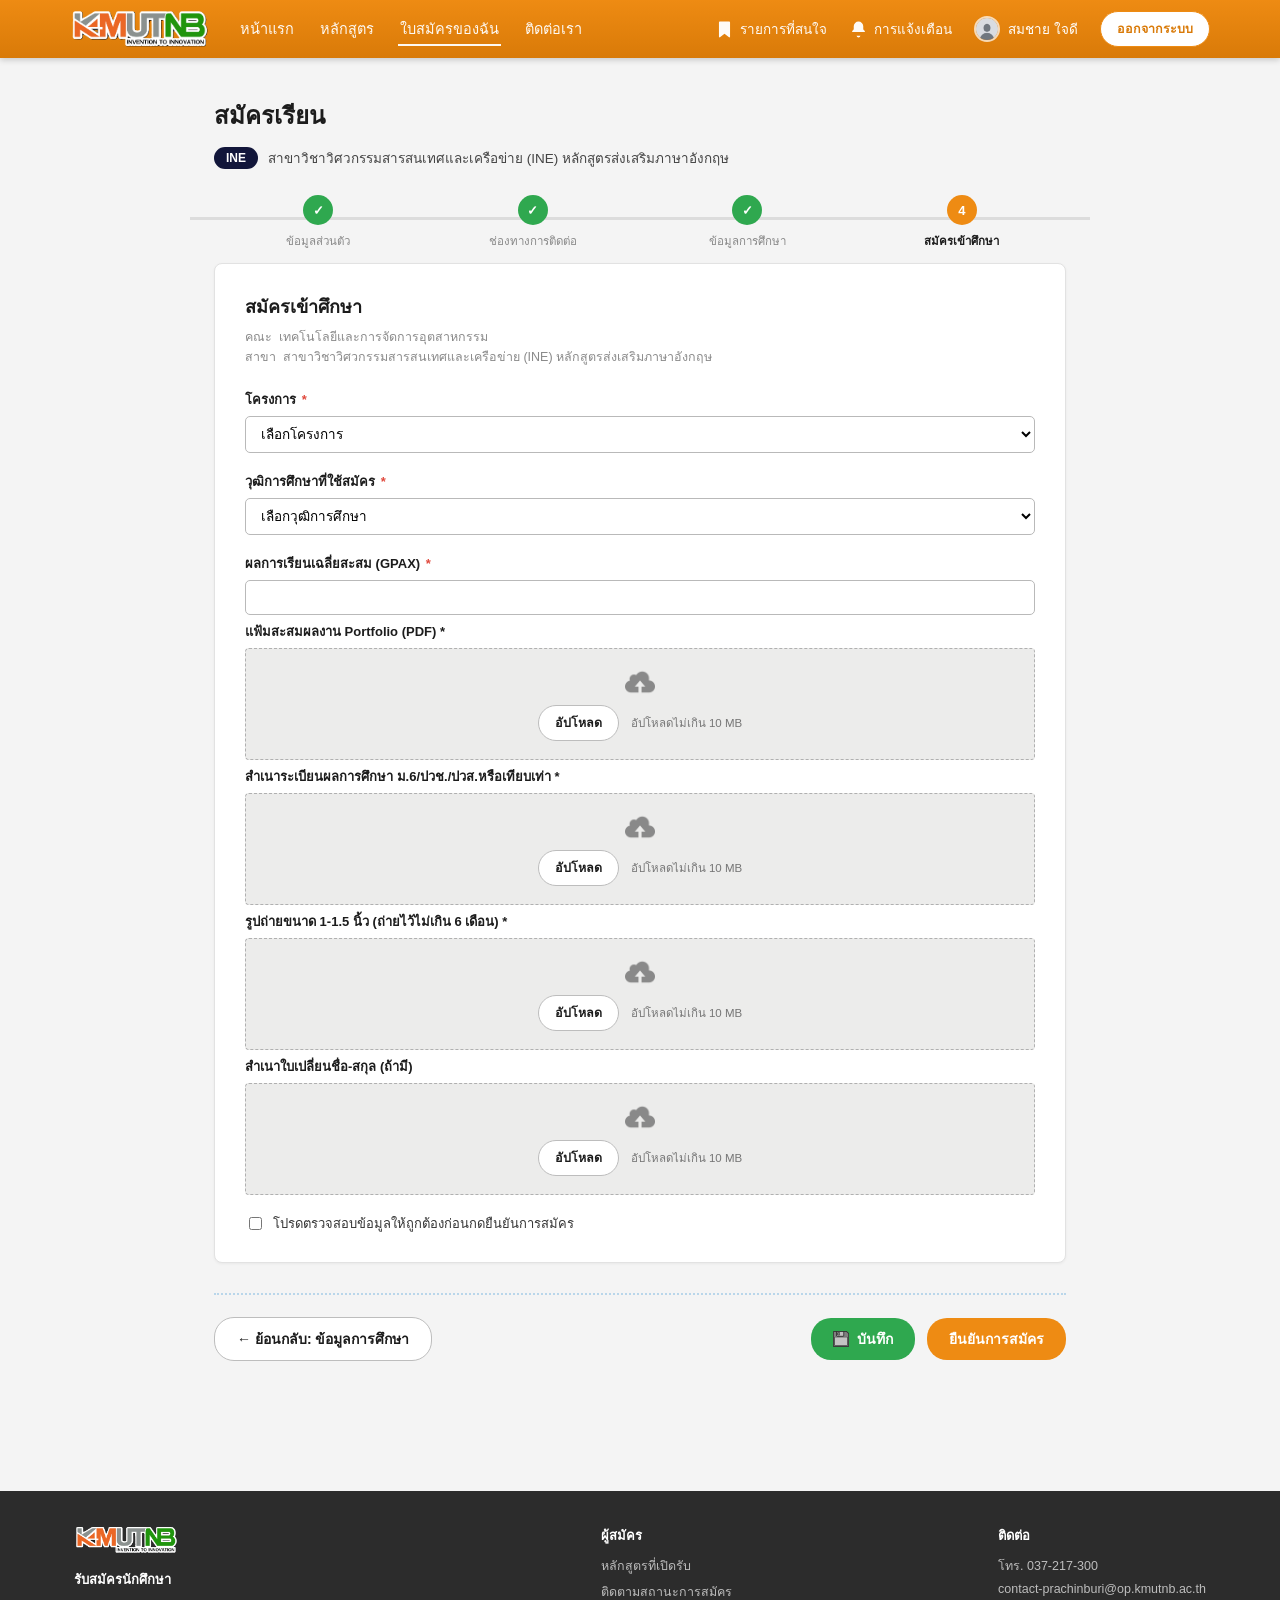
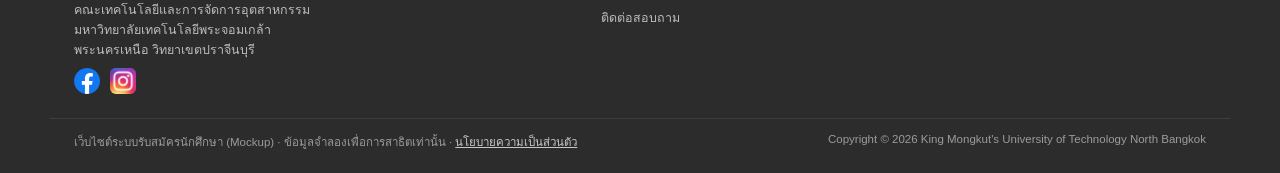
<file: apply-step4.html>
<!DOCTYPE html>
<html lang="th">
<head>
<meta charset="UTF-8">
<meta name="viewport" content="width=device-width, initial-scale=1.0">
<title>สมัครเรียน - สมัครเข้าศึกษา | KMUTNB ปราจีนบุรี</title>
<link rel="stylesheet" href="css/style.css">
</head>
<body>
  <header class="topbar">
    <div class="topbar-inner">
      <a class="brand" href="index.html" aria-label="หน้าแรก KMUTNB">
        <img class="brand-logo" src="assets/icons/logo.png" alt="KMUTNB">
      </a>
      <nav class="top-nav">
        <a href="index.html">หน้าแรก</a><a href="programs.html">หลักสูตร</a><a href="notifications.html" class="current">ใบสมัครของฉัน</a><a href="contact.html">ติดต่อเรา</a>
      </nav>
      <div class="top-actions">
        <a href="favorites.html" class="top-action" title="รายการที่สนใจ">
          <svg viewBox="0 0 24 24" width="19" height="19" fill="#fff" aria-hidden="true"><path d="M6 2h12a1 1 0 0 1 1 1v18.2a.8.8 0 0 1-1.24.67L12 17.5l-5.76 4.37A.8.8 0 0 1 5 21.2V3a1 1 0 0 1 1-1z"/></svg>
          
          <span class="lbl">รายการที่สนใจ</span>
        </a>
        <a href="notifications.html" class="top-action" title="การแจ้งเตือน">
          <svg viewBox="0 0 24 24" width="19" height="19" fill="#fff" aria-hidden="true"><path d="M12 2a6 6 0 0 0-6 6v3.1c0 .56-.22 1.1-.62 1.5L4 14v1h16v-1l-1.38-1.4a2.12 2.12 0 0 1-.62-1.5V8a6 6 0 0 0-6-6zm0 20a2.5 2.5 0 0 0 2.45-2h-4.9A2.5 2.5 0 0 0 12 22z"/></svg>
          
          <span class="lbl">การแจ้งเตือน</span>
        </a>
        
      <div class="user-chip" style="cursor:default;">
        <img src="assets/icons/avatar.jpg" alt="">
        <span class="lbl">สมชาย ใจดี</span>
      </div>
      <a href="index.html" class="btn btn-ghost-orange" style="padding:7px 16px;font-size:12.5px;">ออกจากระบบ</a>
      </div>
    </div>
  </header>
<main>
  <div class="form-shell" style="padding-bottom:0;">
    <h1 class="apply-title">สมัครเรียน</h1>
    <div class="program-chip"><span class="chip-code">INE</span><span>สาขาวิชาวิศวกรรมสารสนเทศและเครือข่าย (INE) หลักสูตรส่งเสริมภาษาอังกฤษ</span></div>
  </div>
  <div class="wizard-steps">
      <div class="wizard-step done">
        <div class="dot">&#10003;</div>
        <span>ข้อมูลส่วนตัว</span>
      </div>
      <div class="wizard-step done">
        <div class="dot">&#10003;</div>
        <span>ช่องทางการติดต่อ</span>
      </div>
      <div class="wizard-step done">
        <div class="dot">&#10003;</div>
        <span>ข้อมูลการศึกษา</span>
      </div>
      <div class="wizard-step active">
        <div class="dot">4</div>
        <span>สมัครเข้าศึกษา</span>
      </div>
    </div>
    <div class="wizard-bar"></div>
  <div class="form-shell">
    <div class="form-panel step-panel">
      <h2 class="panel-heading">สมัครเข้าศึกษา</h2>
      <p class="panel-subtext">คณะ &nbsp;เทคโนโลยีและการจัดการอุตสาหกรรม<br>สาขา &nbsp;สาขาวิชาวิศวกรรมสารสนเทศและเครือข่าย (INE) หลักสูตรส่งเสริมภาษาอังกฤษ</p>

      <div class="form-grid">
        <div class="f-group full">
          <label>โครงการ <span class="req">*</span></label>
          <select>
            <option value="">เลือกโครงการ</option>
            <option>TCAS1 รอบ Portfolio</option>
            <option>TCAS2 รอบโควตา (Quota)</option>
            <option>TCAS3 รอบ Admission</option>
            <option>TCAS4 รอบรับตรงอิสระ</option>
          </select>
        </div>
        <div class="f-group full">
          <label>วุฒิการศึกษาที่ใช้สมัคร <span class="req">*</span></label>
          <select>
            <option value="">เลือกวุฒิการศึกษา</option>
            <option>มัธยมศึกษาปีที่ 6 (สายวิทย์-คณิต)</option>
            <option>มัธยมศึกษาปีที่ 6 (สายศิลป์)</option>
            <option>ประกาศนียบัตรวิชาชีพ (ปวช.)</option>
            <option>ประกาศนียบัตรวิชาชีพชั้นสูง (ปวส.)</option>
            <option>เทียบเท่า / อื่น ๆ</option>
          </select>
        </div>
        <div class="f-group full">
          <label>ผลการเรียนเฉลี่ยสะสม (GPAX) <span class="req">*</span></label>
          <input type="number" step="0.01" min="0" max="4">
        </div>
      </div>

      <div class="upload-box">
        <label style="font-size:13px;font-weight:700;display:block;margin-bottom:6px;">แฟ้มสะสมผลงาน Portfolio (PDF) <span class="req">*</span></label>
        <label class="upload-drop" for="a_portfolio"><img src="assets/icons/upload.png" alt="">
          <div class="upload-row"><span class="btn btn-outline">อัปโหลด</span><span class="upload-hint">อัปโหลดไม่เกิน 10 MB</span></div></label>
        <input type="file" id="a_portfolio" style="display:none;">
      </div>
      <div class="upload-box">
        <label style="font-size:13px;font-weight:700;display:block;margin-bottom:6px;">สำเนาระเบียนผลการศึกษา ม.6/ปวช./ปวส.หรือเทียบเท่า <span class="req">*</span></label>
        <label class="upload-drop" for="a_transcript"><img src="assets/icons/upload.png" alt="">
          <div class="upload-row"><span class="btn btn-outline">อัปโหลด</span><span class="upload-hint">อัปโหลดไม่เกิน 10 MB</span></div></label>
        <input type="file" id="a_transcript" style="display:none;">
      </div>
      <div class="upload-box">
        <label style="font-size:13px;font-weight:700;display:block;margin-bottom:6px;">รูปถ่ายขนาด 1-1.5 นิ้ว (ถ่ายไว้ไม่เกิน 6 เดือน) <span class="req">*</span></label>
        <label class="upload-drop" for="a_photo"><img src="assets/icons/upload.png" alt="">
          <div class="upload-row"><span class="btn btn-outline">อัปโหลด</span><span class="upload-hint">อัปโหลดไม่เกิน 10 MB</span></div></label>
        <input type="file" id="a_photo" style="display:none;">
      </div>
      <div class="upload-box">
        <label style="font-size:13px;font-weight:700;display:block;margin-bottom:6px;">สำเนาใบเปลี่ยนชื่อ-สกุล (ถ้ามี)</label>
        <label class="upload-drop" for="a_namechange"><img src="assets/icons/upload.png" alt="">
          <div class="upload-row"><span class="btn btn-outline">อัปโหลด</span><span class="upload-hint">อัปโหลดไม่เกิน 10 MB</span></div></label>
        <input type="file" id="a_namechange" style="display:none;">
      </div>

      <div class="confirm-row">
        <input type="checkbox">
        <label>โปรดตรวจสอบข้อมูลให้ถูกต้องก่อนกดยืนยันการสมัคร</label>
      </div>
    </div>
    <div class="dotted-divider"></div>
    <div class="form-actions">
      <a href="apply-step3.html" class="btn btn-outline">&larr; ย้อนกลับ: ข้อมูลการศึกษา</a>
      <div style="display:flex;gap:12px;">
        <a href="#" class="btn btn-green"><img src="assets/icons/save.png" alt="">บันทึก</a>
        <a href="apply-success.html" class="btn btn-orange">ยืนยันการสมัคร</a>
      </div>
    </div>
  </div>
</main>
  <footer class="site-footer">
    <div class="footer-inner">
      <div class="footer-col" style="max-width:260px;">
        <div class="footer-brand">
          <img src="assets/icons/logo.png" alt="KMUTNB" style="height:30px;width:auto;">
        </div>
        <h4 style="margin-top:14px;">รับสมัครนักศึกษา</h4>
        <span>คณะเทคโนโลยีและการจัดการอุตสาหกรรม<br>มหาวิทยาลัยเทคโนโลยีพระจอมเกล้าพระนครเหนือ วิทยาเขตปราจีนบุรี</span>
        <div class="footer-social">
          <a href="#" title="Facebook"><img src="assets/icons/facebook.png" alt="Facebook"></a>
          <a href="#" title="Instagram"><img src="assets/icons/instagram.jpg" alt="Instagram"></a>
        </div>
      </div>
      <div class="footer-col">
        <h4>ผู้สมัคร</h4>
        <a href="programs.html">หลักสูตรที่เปิดรับ</a>
        <a href="notifications.html">ติดตามสถานะการสมัคร</a>
        <a href="contact.html">ติดต่อสอบถาม</a>
      </div>
      <div class="footer-col">
        <h4>ติดต่อ</h4>
        <span>โทร. 037-217-300</span>
        <span>contact-prachinburi@op.kmutnb.ac.th</span>
      </div>
    </div>
    <div class="footer-bottom">
      <span>เว็บไซต์ระบบรับสมัครนักศึกษา (Mockup) &middot; ข้อมูลจำลองเพื่อการสาธิตเท่านั้น &middot; <a href="#" style="color:#c7c7c7;text-decoration:underline;">นโยบายความเป็นส่วนตัว</a></span>
      <span>Copyright &copy; 2026 King Mongkut's University of Technology North Bangkok</span>
    </div>
  </footer>
</body>
</html>
</file>
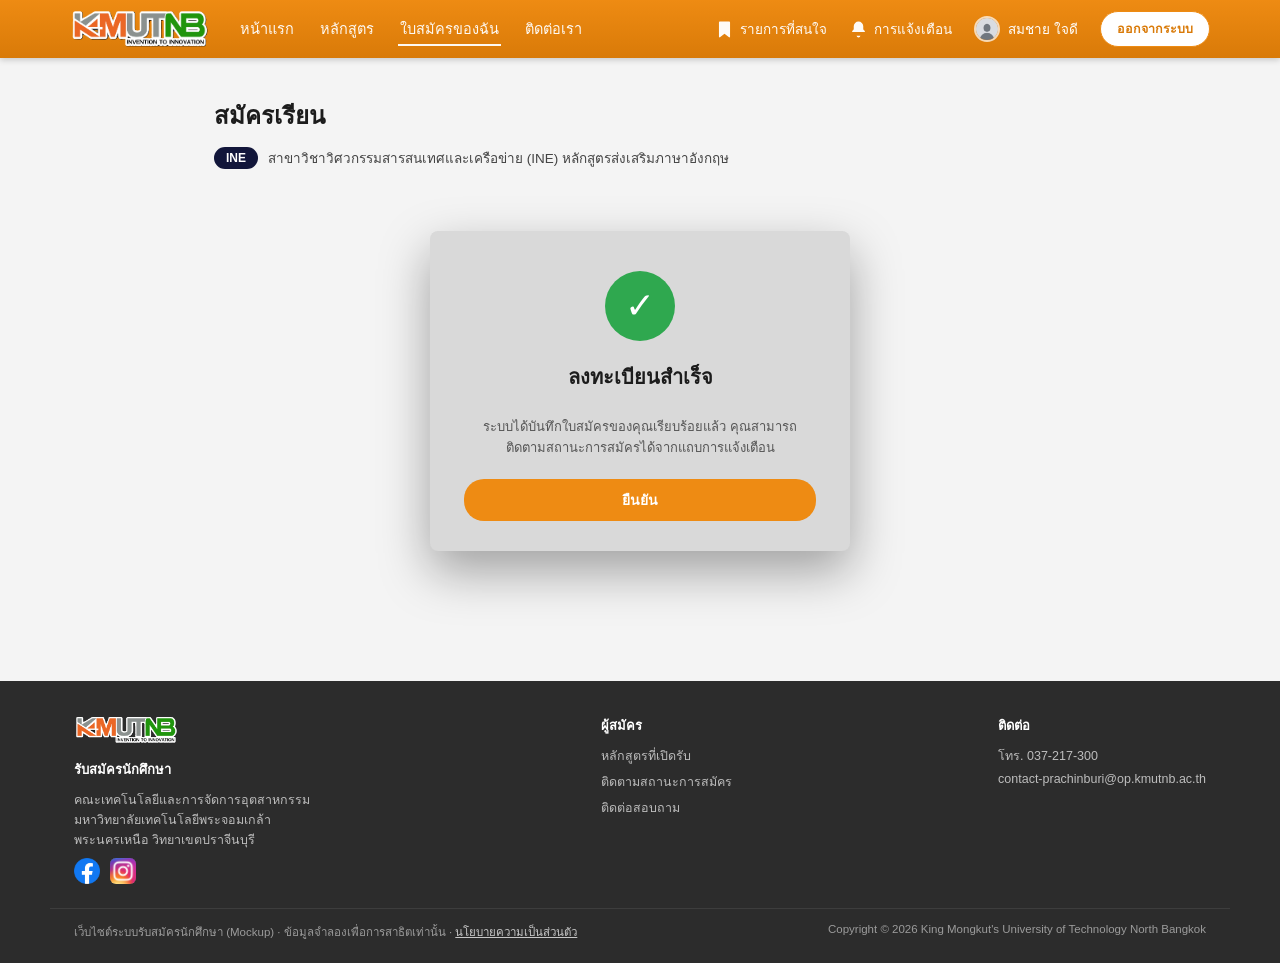
<file: apply-success.html>
<!DOCTYPE html>
<html lang="th">
<head>
<meta charset="UTF-8">
<meta name="viewport" content="width=device-width, initial-scale=1.0">
<title>สมัครเรียนสำเร็จ | KMUTNB ปราจีนบุรี</title>
<link rel="stylesheet" href="css/style.css">
</head>
<body>
  <header class="topbar">
    <div class="topbar-inner">
      <a class="brand" href="index.html" aria-label="หน้าแรก KMUTNB">
        <img class="brand-logo" src="assets/icons/logo.png" alt="KMUTNB">
      </a>
      <nav class="top-nav">
        <a href="index.html">หน้าแรก</a><a href="programs.html">หลักสูตร</a><a href="notifications.html" class="current">ใบสมัครของฉัน</a><a href="contact.html">ติดต่อเรา</a>
      </nav>
      <div class="top-actions">
        <a href="favorites.html" class="top-action" title="รายการที่สนใจ">
          <svg viewBox="0 0 24 24" width="19" height="19" fill="#fff" aria-hidden="true"><path d="M6 2h12a1 1 0 0 1 1 1v18.2a.8.8 0 0 1-1.24.67L12 17.5l-5.76 4.37A.8.8 0 0 1 5 21.2V3a1 1 0 0 1 1-1z"/></svg>
          
          <span class="lbl">รายการที่สนใจ</span>
        </a>
        <a href="notifications.html" class="top-action" title="การแจ้งเตือน">
          <svg viewBox="0 0 24 24" width="19" height="19" fill="#fff" aria-hidden="true"><path d="M12 2a6 6 0 0 0-6 6v3.1c0 .56-.22 1.1-.62 1.5L4 14v1h16v-1l-1.38-1.4a2.12 2.12 0 0 1-.62-1.5V8a6 6 0 0 0-6-6zm0 20a2.5 2.5 0 0 0 2.45-2h-4.9A2.5 2.5 0 0 0 12 22z"/></svg>
          
          <span class="lbl">การแจ้งเตือน</span>
        </a>
        
      <div class="user-chip" style="cursor:default;">
        <img src="assets/icons/avatar.jpg" alt="">
        <span class="lbl">สมชาย ใจดี</span>
      </div>
      <a href="index.html" class="btn btn-ghost-orange" style="padding:7px 16px;font-size:12.5px;">ออกจากระบบ</a>
      </div>
    </div>
  </header>
<main>
  <div class="form-shell" style="padding-bottom:0;">
    <h1 class="apply-title">สมัครเรียน</h1>
    <div class="program-chip"><span class="chip-code">INE</span><span>สาขาวิชาวิศวกรรมสารสนเทศและเครือข่าย (INE) หลักสูตรส่งเสริมภาษาอังกฤษ</span></div>
  </div>
  <div class="form-shell" style="display:flex;justify-content:center;padding-top:40px;">
    <div class="modal-card" style="max-width:420px;">
      <div class="check">&#10003;</div>
      <h3>ลงทะเบียนสำเร็จ</h3>
      <p class="sub">ระบบได้บันทึกใบสมัครของคุณเรียบร้อยแล้ว คุณสามารถติดตามสถานะการสมัครได้จากแถบการแจ้งเตือน</p>
      <a href="notifications.html" class="btn btn-orange" style="width:100%;">ยืนยัน</a>
    </div>
  </div>
</main>
  <footer class="site-footer">
    <div class="footer-inner">
      <div class="footer-col" style="max-width:260px;">
        <div class="footer-brand">
          <img src="assets/icons/logo.png" alt="KMUTNB" style="height:30px;width:auto;">
        </div>
        <h4 style="margin-top:14px;">รับสมัครนักศึกษา</h4>
        <span>คณะเทคโนโลยีและการจัดการอุตสาหกรรม<br>มหาวิทยาลัยเทคโนโลยีพระจอมเกล้าพระนครเหนือ วิทยาเขตปราจีนบุรี</span>
        <div class="footer-social">
          <a href="#" title="Facebook"><img src="assets/icons/facebook.png" alt="Facebook"></a>
          <a href="#" title="Instagram"><img src="assets/icons/instagram.jpg" alt="Instagram"></a>
        </div>
      </div>
      <div class="footer-col">
        <h4>ผู้สมัคร</h4>
        <a href="programs.html">หลักสูตรที่เปิดรับ</a>
        <a href="notifications.html">ติดตามสถานะการสมัคร</a>
        <a href="contact.html">ติดต่อสอบถาม</a>
      </div>
      <div class="footer-col">
        <h4>ติดต่อ</h4>
        <span>โทร. 037-217-300</span>
        <span>contact-prachinburi@op.kmutnb.ac.th</span>
      </div>
    </div>
    <div class="footer-bottom">
      <span>เว็บไซต์ระบบรับสมัครนักศึกษา (Mockup) &middot; ข้อมูลจำลองเพื่อการสาธิตเท่านั้น &middot; <a href="#" style="color:#c7c7c7;text-decoration:underline;">นโยบายความเป็นส่วนตัว</a></span>
      <span>Copyright &copy; 2026 King Mongkut's University of Technology North Bangkok</span>
    </div>
  </footer>
</body>
</html>
</file>
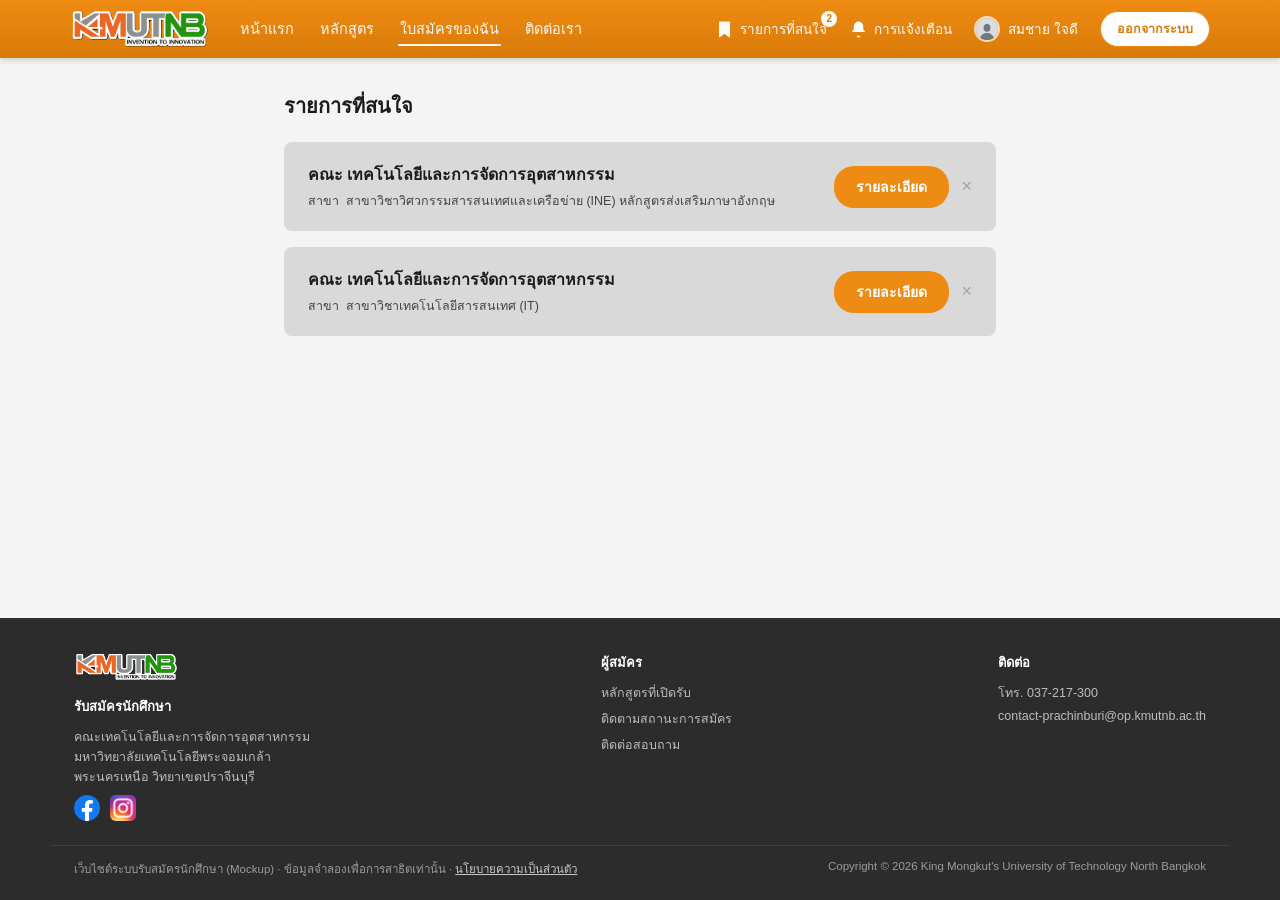
<file: favorites.html>
<!DOCTYPE html>
<html lang="th">
<head>
<meta charset="UTF-8">
<meta name="viewport" content="width=device-width, initial-scale=1.0">
<title>รายการที่สนใจ | KMUTNB ปราจีนบุรี</title>
<link rel="stylesheet" href="css/style.css">
</head>
<body>
  <header class="topbar">
    <div class="topbar-inner">
      <a class="brand" href="index.html" aria-label="หน้าแรก KMUTNB">
        <img class="brand-logo" src="assets/icons/logo.png" alt="KMUTNB">
      </a>
      <nav class="top-nav">
        <a href="index.html">หน้าแรก</a><a href="programs.html">หลักสูตร</a><a href="notifications.html" class="current">ใบสมัครของฉัน</a><a href="contact.html">ติดต่อเรา</a>
      </nav>
      <div class="top-actions">
        <a href="favorites.html" class="top-action" title="รายการที่สนใจ">
          <svg viewBox="0 0 24 24" width="19" height="19" fill="#fff" aria-hidden="true"><path d="M6 2h12a1 1 0 0 1 1 1v18.2a.8.8 0 0 1-1.24.67L12 17.5l-5.76 4.37A.8.8 0 0 1 5 21.2V3a1 1 0 0 1 1-1z"/></svg>
          <span class="badge">2</span>
          <span class="lbl">รายการที่สนใจ</span>
        </a>
        <a href="notifications.html" class="top-action" title="การแจ้งเตือน">
          <svg viewBox="0 0 24 24" width="19" height="19" fill="#fff" aria-hidden="true"><path d="M12 2a6 6 0 0 0-6 6v3.1c0 .56-.22 1.1-.62 1.5L4 14v1h16v-1l-1.38-1.4a2.12 2.12 0 0 1-.62-1.5V8a6 6 0 0 0-6-6zm0 20a2.5 2.5 0 0 0 2.45-2h-4.9A2.5 2.5 0 0 0 12 22z"/></svg>
          
          <span class="lbl">การแจ้งเตือน</span>
        </a>
        
      <div class="user-chip" style="cursor:default;">
        <img src="assets/icons/avatar.jpg" alt="">
        <span class="lbl">สมชาย ใจดี</span>
      </div>
      <a href="index.html" class="btn btn-ghost-orange" style="padding:7px 16px;font-size:12.5px;">ออกจากระบบ</a>
      </div>
    </div>
  </header>
<main>
  <div class="fav-shell">
    <h2 class="fav-title">รายการที่สนใจ</h2>
    <div class="fav-card">
      <div>
        <h3>คณะ เทคโนโลยีและการจัดการอุตสาหกรรม</h3>
        <p>สาขา &nbsp;สาขาวิชาวิศวกรรมสารสนเทศและเครือข่าย (INE) หลักสูตรส่งเสริมภาษาอังกฤษ</p>
      </div>
      <div style="display:flex;align-items:center;gap:4px;">
        <a class="btn btn-orange" href="major-ine.html">รายละเอียด</a>
        <a class="fav-remove" href="favorites.html" title="นำออกจากรายการ">&times;</a>
      </div>
    </div>
    <div class="fav-card">
      <div>
        <h3>คณะ เทคโนโลยีและการจัดการอุตสาหกรรม</h3>
        <p>สาขา &nbsp;สาขาวิชาเทคโนโลยีสารสนเทศ (IT)</p>
      </div>
      <div style="display:flex;align-items:center;gap:4px;">
        <a class="btn btn-orange" href="major-it.html">รายละเอียด</a>
        <a class="fav-remove" href="favorites.html" title="นำออกจากรายการ">&times;</a>
      </div>
    </div>
  </div>
</main>
  <footer class="site-footer">
    <div class="footer-inner">
      <div class="footer-col" style="max-width:260px;">
        <div class="footer-brand">
          <img src="assets/icons/logo.png" alt="KMUTNB" style="height:30px;width:auto;">
        </div>
        <h4 style="margin-top:14px;">รับสมัครนักศึกษา</h4>
        <span>คณะเทคโนโลยีและการจัดการอุตสาหกรรม<br>มหาวิทยาลัยเทคโนโลยีพระจอมเกล้าพระนครเหนือ วิทยาเขตปราจีนบุรี</span>
        <div class="footer-social">
          <a href="#" title="Facebook"><img src="assets/icons/facebook.png" alt="Facebook"></a>
          <a href="#" title="Instagram"><img src="assets/icons/instagram.jpg" alt="Instagram"></a>
        </div>
      </div>
      <div class="footer-col">
        <h4>ผู้สมัคร</h4>
        <a href="programs.html">หลักสูตรที่เปิดรับ</a>
        <a href="notifications.html">ติดตามสถานะการสมัคร</a>
        <a href="contact.html">ติดต่อสอบถาม</a>
      </div>
      <div class="footer-col">
        <h4>ติดต่อ</h4>
        <span>โทร. 037-217-300</span>
        <span>contact-prachinburi@op.kmutnb.ac.th</span>
      </div>
    </div>
    <div class="footer-bottom">
      <span>เว็บไซต์ระบบรับสมัครนักศึกษา (Mockup) &middot; ข้อมูลจำลองเพื่อการสาธิตเท่านั้น &middot; <a href="#" style="color:#c7c7c7;text-decoration:underline;">นโยบายความเป็นส่วนตัว</a></span>
      <span>Copyright &copy; 2026 King Mongkut's University of Technology North Bangkok</span>
    </div>
  </footer>
</body>
</html>
</file>
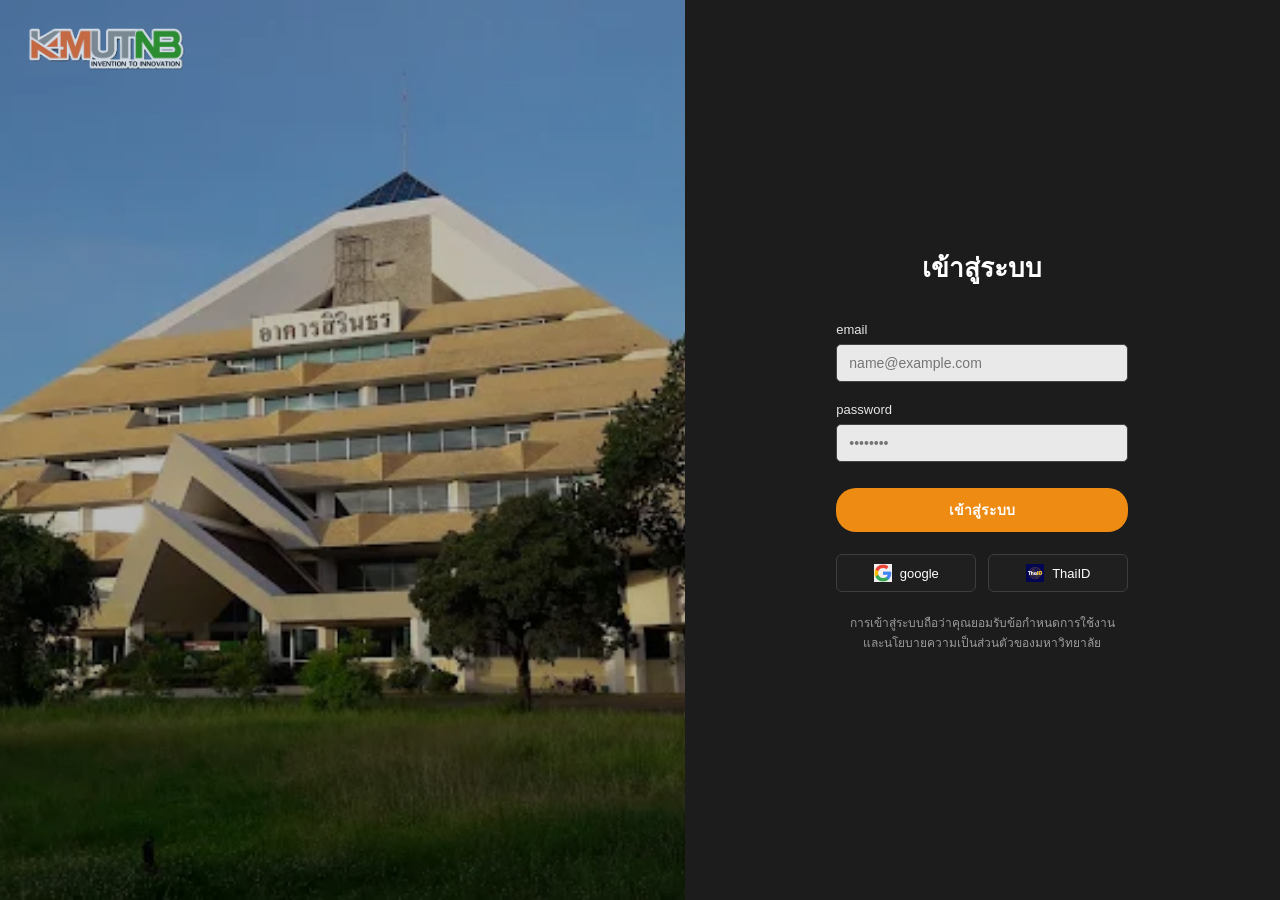
<file: login.html>
<!DOCTYPE html>
<html lang="th">
<head>
<meta charset="UTF-8">
<meta name="viewport" content="width=device-width, initial-scale=1.0">
<title>เข้าสู่ระบบ | KMUTNB ปราจีนบุรี</title>
<link rel="stylesheet" href="css/style.css">
</head>
<body>
<main class="login-wrap">
  <div class="login-photo">
    <img src="assets/photos/unnamed.webp" alt="อาคารมหาวิทยาลัย">
    <a class="brand" href="index.html">
      <img class="brand-logo" src="assets/icons/logo.png" alt="KMUTNB" style="height:46px;">
    </a>
  </div>
  <div class="login-side">
    <div class="login-box">
      <h1>เข้าสู่ระบบ</h1>
      <form>
        <div class="field">
          <label for="email">email</label>
          <input type="email" id="email" placeholder="name@example.com">
        </div>
        <div class="field">
          <label for="password">password</label>
          <input type="password" id="password" placeholder="••••••••">
        </div>
        <a href="notifications.html" class="btn btn-orange" style="width:100%;margin-top:6px;padding:11px;">เข้าสู่ระบบ</a>
      </form>
      <div class="oauth-row">
        <a href="notifications.html" class="oauth-btn"><img src="assets/icons/google.png" alt=""> google</a>
        <a href="notifications.html" class="oauth-btn"><img src="assets/icons/thaid.png" alt=""> ThaiID</a>
      </div>
      <p class="login-hint">การเข้าสู่ระบบถือว่าคุณยอมรับข้อกำหนดการใช้งาน<br>และนโยบายความเป็นส่วนตัวของมหาวิทยาลัย</p>
    </div>
  </div>
</main>
</body>
</html>
</file>
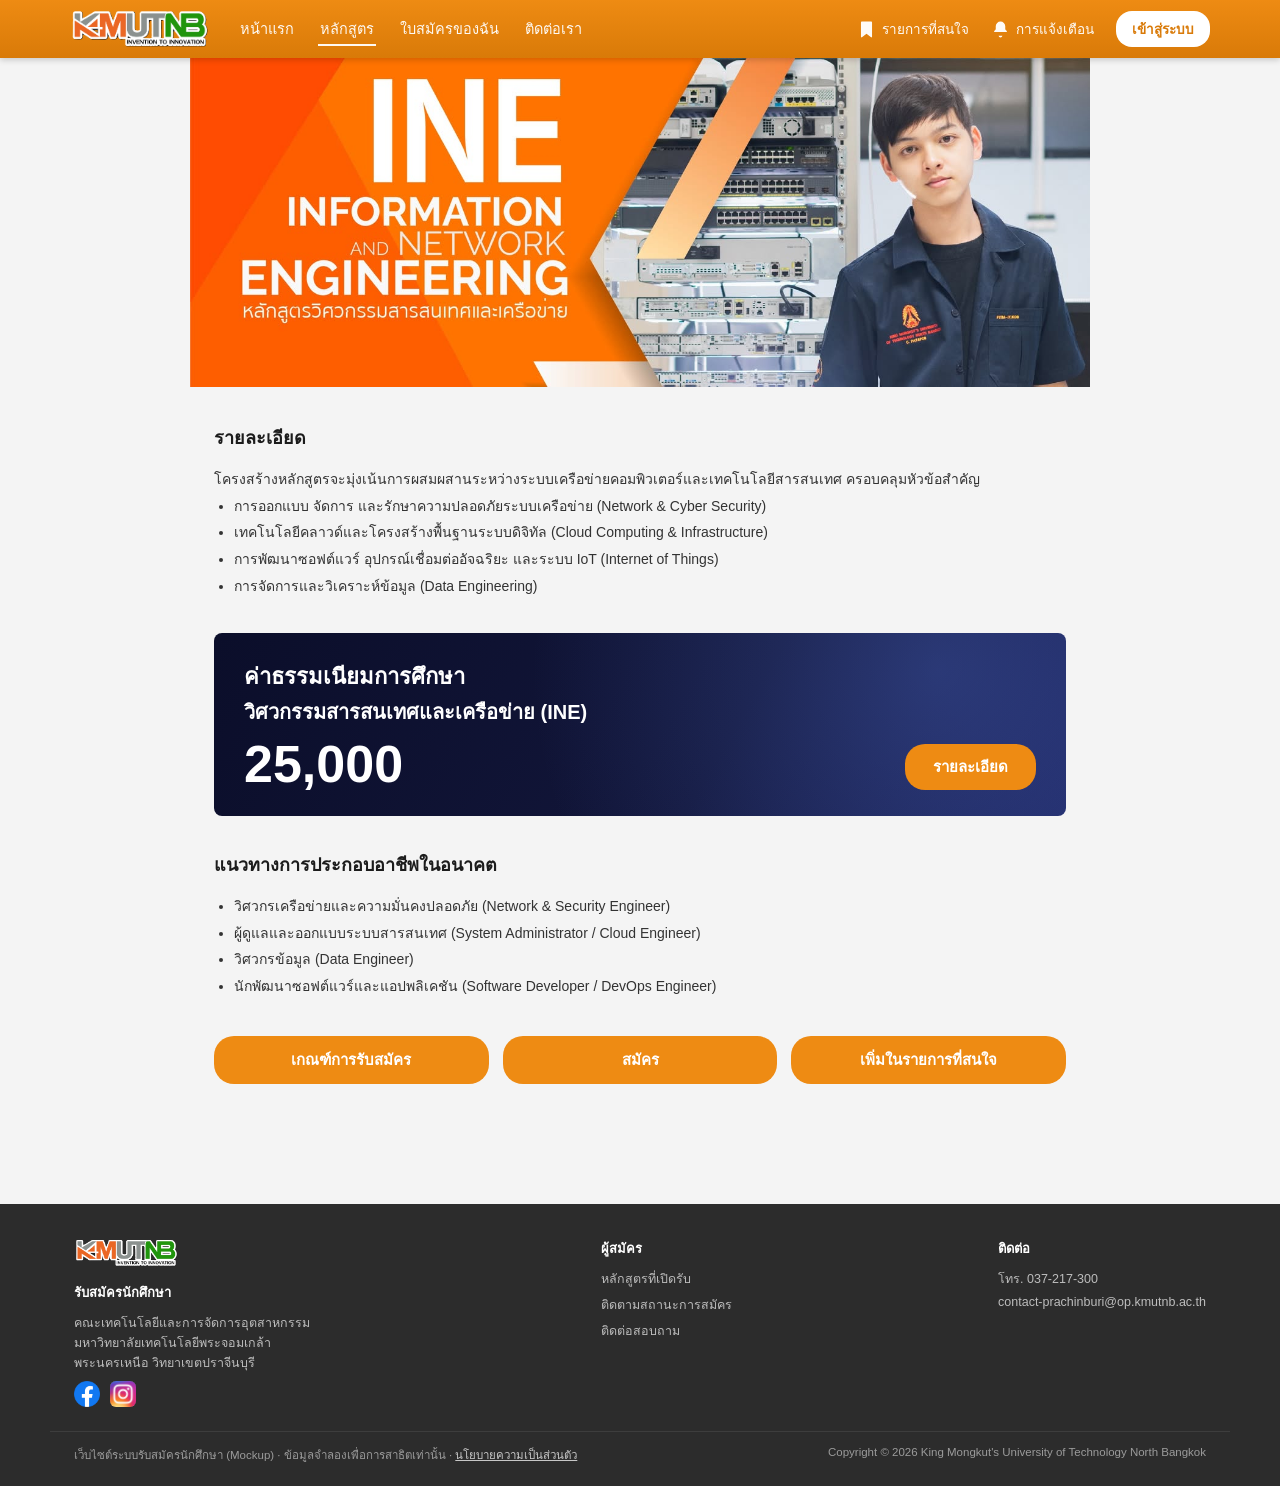
<file: major-ine.html>
<!DOCTYPE html>
<html lang="th">
<head>
<meta charset="UTF-8">
<meta name="viewport" content="width=device-width, initial-scale=1.0">
<title>วิศวกรรมสารสนเทศและเครือข่าย | KMUTNB ปราจีนบุรี</title>
<link rel="stylesheet" href="css/style.css">
</head>
<body>
  <header class="topbar">
    <div class="topbar-inner">
      <a class="brand" href="index.html" aria-label="หน้าแรก KMUTNB">
        <img class="brand-logo" src="assets/icons/logo.png" alt="KMUTNB">
      </a>
      <nav class="top-nav">
        <a href="index.html">หน้าแรก</a><a href="programs.html" class="current">หลักสูตร</a><a href="notifications.html">ใบสมัครของฉัน</a><a href="contact.html">ติดต่อเรา</a>
      </nav>
      <div class="top-actions">
        <a href="favorites.html" class="top-action" title="รายการที่สนใจ">
          <svg viewBox="0 0 24 24" width="19" height="19" fill="#fff" aria-hidden="true"><path d="M6 2h12a1 1 0 0 1 1 1v18.2a.8.8 0 0 1-1.24.67L12 17.5l-5.76 4.37A.8.8 0 0 1 5 21.2V3a1 1 0 0 1 1-1z"/></svg>
          
          <span class="lbl">รายการที่สนใจ</span>
        </a>
        <a href="notifications.html" class="top-action" title="การแจ้งเตือน">
          <svg viewBox="0 0 24 24" width="19" height="19" fill="#fff" aria-hidden="true"><path d="M12 2a6 6 0 0 0-6 6v3.1c0 .56-.22 1.1-.62 1.5L4 14v1h16v-1l-1.38-1.4a2.12 2.12 0 0 1-.62-1.5V8a6 6 0 0 0-6-6zm0 20a2.5 2.5 0 0 0 2.45-2h-4.9A2.5 2.5 0 0 0 12 22z"/></svg>
          
          <span class="lbl">การแจ้งเตือน</span>
        </a>
        <a href="login.html" class="btn-login-small">เข้าสู่ระบบ</a>
      </div>
    </div>
  </header>
<main>
  
  <div class="major-hero">
    <img class="bgphoto" src="assets/photos/87753440_503988720309270_237461234193006592_n.jpg" alt="">
  </div>

  <div class="major-body">
    <div class="major-block">
      <h2>รายละเอียด</h2>
      <p>โครงสร้างหลักสูตรจะมุ่งเน้นการผสมผสานระหว่างระบบเครือข่ายคอมพิวเตอร์และเทคโนโลยีสารสนเทศ ครอบคลุมหัวข้อสำคัญ</p>
      <ul>
        <li>การออกแบบ จัดการ และรักษาความปลอดภัยระบบเครือข่าย (Network & Cyber Security)</li>
        <li>เทคโนโลยีคลาวด์และโครงสร้างพื้นฐานระบบดิจิทัล (Cloud Computing & Infrastructure)</li>
        <li>การพัฒนาซอฟต์แวร์ อุปกรณ์เชื่อมต่ออัจฉริยะ และระบบ IoT (Internet of Things)</li>
        <li>การจัดการและวิเคราะห์ข้อมูล (Data Engineering)</li>
      </ul>
    </div>

    <div class="major-block">
      <div class="tuition-box tuition-photo">
        <div class="label">ค่าธรรมเนียมการศึกษา</div>
        <div class="sub">วิศวกรรมสารสนเทศและเครือข่าย (INE)</div>
        <div class="tuition-row">
          <div class="amount">25,000</div>
          <a href="https://drive.google.com/file/d/1ejZqvrRnWKPkoeWrat8Jf7i-I3Xrk6Xf/view" class="btn btn-orange">รายละเอียด</a>
        </div>
      </div>
    </div>

    <div class="major-block" id="careers">
      <h2>แนวทางการประกอบอาชีพในอนาคต</h2>
      <ul>
        <li>วิศวกรเครือข่ายและความมั่นคงปลอดภัย (Network & Security Engineer)</li>
        <li>ผู้ดูแลและออกแบบระบบสารสนเทศ (System Administrator / Cloud Engineer)</li>
        <li>วิศวกรข้อมูล (Data Engineer)</li>
        <li>นักพัฒนาซอฟต์แวร์และแอปพลิเคชัน (Software Developer / DevOps Engineer)</li>
      </ul>
    </div>

    <div class="major-actions equal">
      <a href="#careers" class="btn btn-orange">เกณฑ์การรับสมัคร</a>
      <a href="apply-step1.html" class="btn btn-orange">สมัคร</a>
      <a href="favorites.html" class="btn btn-orange">เพิ่มในรายการที่สนใจ</a>
    </div>
  </div>
</main>
  <footer class="site-footer">
    <div class="footer-inner">
      <div class="footer-col" style="max-width:260px;">
        <div class="footer-brand">
          <img src="assets/icons/logo.png" alt="KMUTNB" style="height:30px;width:auto;">
        </div>
        <h4 style="margin-top:14px;">รับสมัครนักศึกษา</h4>
        <span>คณะเทคโนโลยีและการจัดการอุตสาหกรรม<br>มหาวิทยาลัยเทคโนโลยีพระจอมเกล้าพระนครเหนือ วิทยาเขตปราจีนบุรี</span>
        <div class="footer-social">
          <a href="#" title="Facebook"><img src="assets/icons/facebook.png" alt="Facebook"></a>
          <a href="#" title="Instagram"><img src="assets/icons/instagram.jpg" alt="Instagram"></a>
        </div>
      </div>
      <div class="footer-col">
        <h4>ผู้สมัคร</h4>
        <a href="programs.html">หลักสูตรที่เปิดรับ</a>
        <a href="notifications.html">ติดตามสถานะการสมัคร</a>
        <a href="contact.html">ติดต่อสอบถาม</a>
      </div>
      <div class="footer-col">
        <h4>ติดต่อ</h4>
        <span>โทร. 037-217-300</span>
        <span>contact-prachinburi@op.kmutnb.ac.th</span>
      </div>
    </div>
    <div class="footer-bottom">
      <span>เว็บไซต์ระบบรับสมัครนักศึกษา (Mockup) &middot; ข้อมูลจำลองเพื่อการสาธิตเท่านั้น &middot; <a href="#" style="color:#c7c7c7;text-decoration:underline;">นโยบายความเป็นส่วนตัว</a></span>
      <span>Copyright &copy; 2026 King Mongkut's University of Technology North Bangkok</span>
    </div>
  </footer>
</body>
</html>
</file>
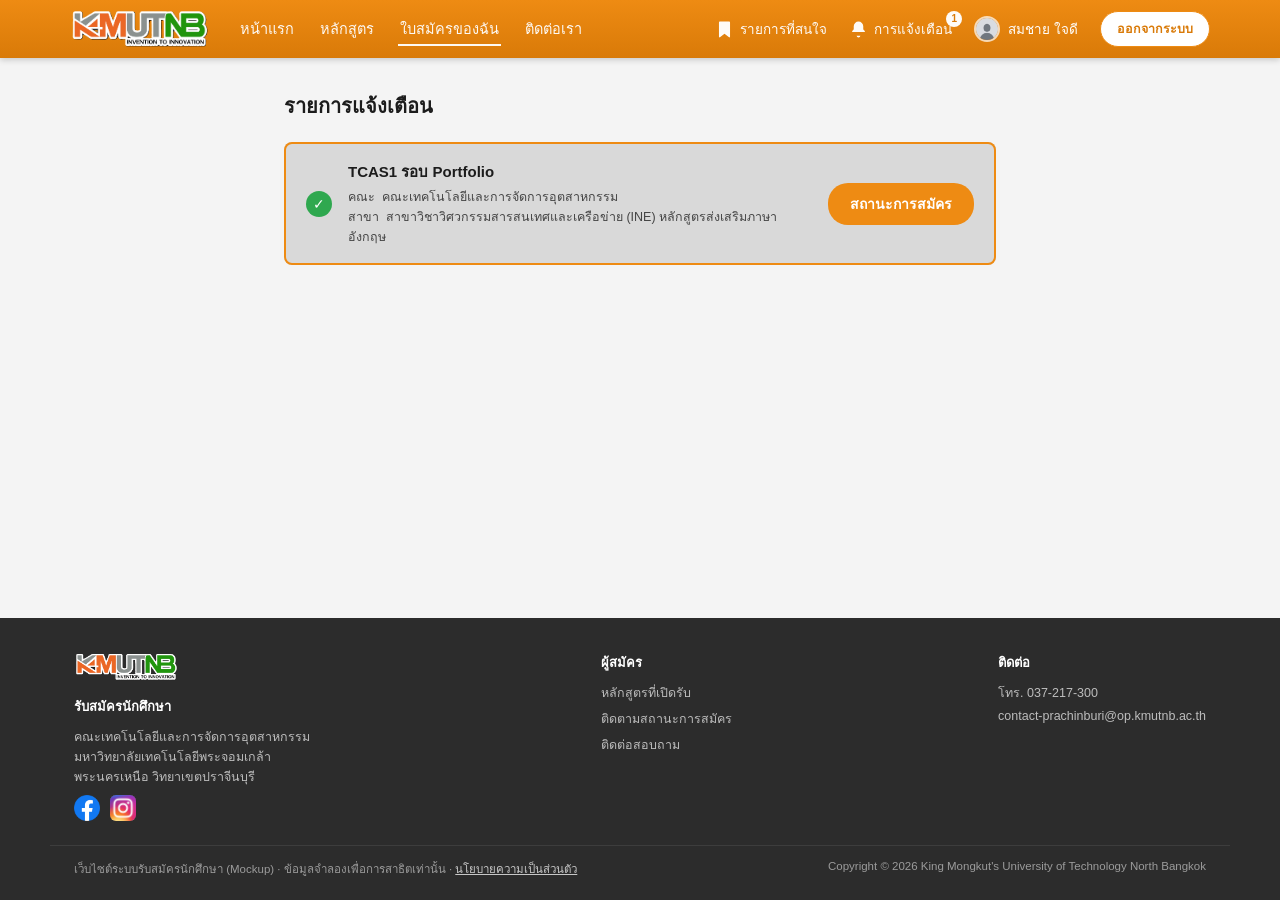
<file: notifications.html>
<!DOCTYPE html>
<html lang="th">
<head>
<meta charset="UTF-8">
<meta name="viewport" content="width=device-width, initial-scale=1.0">
<title>การแจ้งเตือน | KMUTNB ปราจีนบุรี</title>
<link rel="stylesheet" href="css/style.css">
</head>
<body>
  <header class="topbar">
    <div class="topbar-inner">
      <a class="brand" href="index.html" aria-label="หน้าแรก KMUTNB">
        <img class="brand-logo" src="assets/icons/logo.png" alt="KMUTNB">
      </a>
      <nav class="top-nav">
        <a href="index.html">หน้าแรก</a><a href="programs.html">หลักสูตร</a><a href="notifications.html" class="current">ใบสมัครของฉัน</a><a href="contact.html">ติดต่อเรา</a>
      </nav>
      <div class="top-actions">
        <a href="favorites.html" class="top-action" title="รายการที่สนใจ">
          <svg viewBox="0 0 24 24" width="19" height="19" fill="#fff" aria-hidden="true"><path d="M6 2h12a1 1 0 0 1 1 1v18.2a.8.8 0 0 1-1.24.67L12 17.5l-5.76 4.37A.8.8 0 0 1 5 21.2V3a1 1 0 0 1 1-1z"/></svg>
          
          <span class="lbl">รายการที่สนใจ</span>
        </a>
        <a href="notifications.html" class="top-action" title="การแจ้งเตือน">
          <svg viewBox="0 0 24 24" width="19" height="19" fill="#fff" aria-hidden="true"><path d="M12 2a6 6 0 0 0-6 6v3.1c0 .56-.22 1.1-.62 1.5L4 14v1h16v-1l-1.38-1.4a2.12 2.12 0 0 1-.62-1.5V8a6 6 0 0 0-6-6zm0 20a2.5 2.5 0 0 0 2.45-2h-4.9A2.5 2.5 0 0 0 12 22z"/></svg>
          <span class="badge">1</span>
          <span class="lbl">การแจ้งเตือน</span>
        </a>
        
      <div class="user-chip" style="cursor:default;">
        <img src="assets/icons/avatar.jpg" alt="">
        <span class="lbl">สมชาย ใจดี</span>
      </div>
      <a href="index.html" class="btn btn-ghost-orange" style="padding:7px 16px;font-size:12.5px;">ออกจากระบบ</a>
      </div>
    </div>
  </header>
<main>
  <div class="notif-shell">
    <h2 class="notif-title">รายการแจ้งเตือน</h2>
    <div class="notif-card unread">
      <div class="okmark">&#10003;</div>
      <div class="txt">
        <div class="t1">TCAS1 รอบ Portfolio</div>
        <div class="t2">คณะ &nbsp;คณะเทคโนโลยีและการจัดการอุตสาหกรรม<br>สาขา &nbsp;สาขาวิชาวิศวกรรมสารสนเทศและเครือข่าย (INE) หลักสูตรส่งเสริมภาษาอังกฤษ</div>
      </div>
      <a href="status.html" class="btn btn-orange">สถานะการสมัคร</a>
    </div>
  </div>
</main>
  <footer class="site-footer">
    <div class="footer-inner">
      <div class="footer-col" style="max-width:260px;">
        <div class="footer-brand">
          <img src="assets/icons/logo.png" alt="KMUTNB" style="height:30px;width:auto;">
        </div>
        <h4 style="margin-top:14px;">รับสมัครนักศึกษา</h4>
        <span>คณะเทคโนโลยีและการจัดการอุตสาหกรรม<br>มหาวิทยาลัยเทคโนโลยีพระจอมเกล้าพระนครเหนือ วิทยาเขตปราจีนบุรี</span>
        <div class="footer-social">
          <a href="#" title="Facebook"><img src="assets/icons/facebook.png" alt="Facebook"></a>
          <a href="#" title="Instagram"><img src="assets/icons/instagram.jpg" alt="Instagram"></a>
        </div>
      </div>
      <div class="footer-col">
        <h4>ผู้สมัคร</h4>
        <a href="programs.html">หลักสูตรที่เปิดรับ</a>
        <a href="notifications.html">ติดตามสถานะการสมัคร</a>
        <a href="contact.html">ติดต่อสอบถาม</a>
      </div>
      <div class="footer-col">
        <h4>ติดต่อ</h4>
        <span>โทร. 037-217-300</span>
        <span>contact-prachinburi@op.kmutnb.ac.th</span>
      </div>
    </div>
    <div class="footer-bottom">
      <span>เว็บไซต์ระบบรับสมัครนักศึกษา (Mockup) &middot; ข้อมูลจำลองเพื่อการสาธิตเท่านั้น &middot; <a href="#" style="color:#c7c7c7;text-decoration:underline;">นโยบายความเป็นส่วนตัว</a></span>
      <span>Copyright &copy; 2026 King Mongkut's University of Technology North Bangkok</span>
    </div>
  </footer>
</body>
</html>
</file>
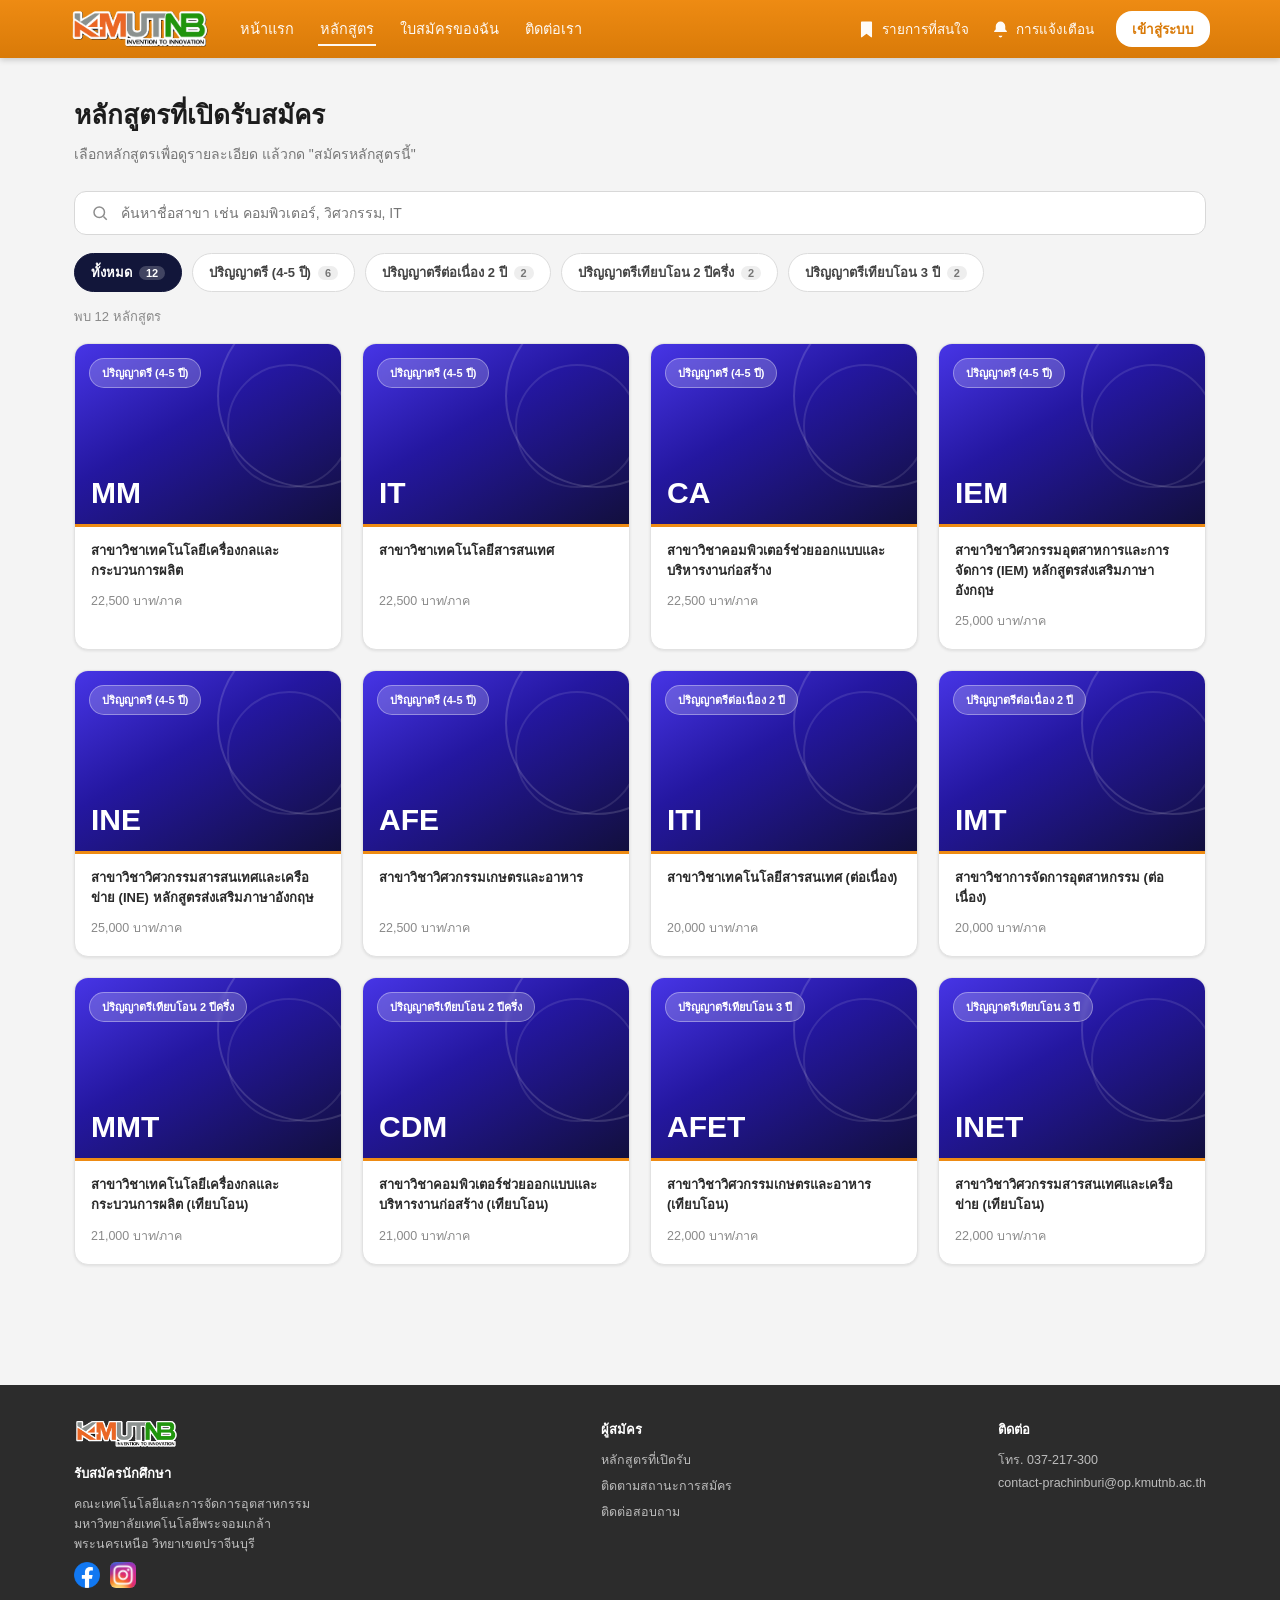
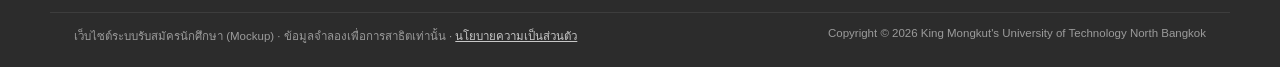
<file: programs.html>
<!DOCTYPE html>
<html lang="th">
<head>
<meta charset="UTF-8">
<meta name="viewport" content="width=device-width, initial-scale=1.0">
<title>หลักสูตรที่เปิดรับสมัคร | KMUTNB ปราจีนบุรี</title>
<link rel="stylesheet" href="css/style.css">
</head>
<body>
  <header class="topbar">
    <div class="topbar-inner">
      <a class="brand" href="index.html" aria-label="หน้าแรก KMUTNB">
        <img class="brand-logo" src="assets/icons/logo.png" alt="KMUTNB">
      </a>
      <nav class="top-nav">
        <a href="index.html">หน้าแรก</a><a href="programs.html" class="current">หลักสูตร</a><a href="notifications.html">ใบสมัครของฉัน</a><a href="contact.html">ติดต่อเรา</a>
      </nav>
      <div class="top-actions">
        <a href="favorites.html" class="top-action" title="รายการที่สนใจ">
          <svg viewBox="0 0 24 24" width="19" height="19" fill="#fff" aria-hidden="true"><path d="M6 2h12a1 1 0 0 1 1 1v18.2a.8.8 0 0 1-1.24.67L12 17.5l-5.76 4.37A.8.8 0 0 1 5 21.2V3a1 1 0 0 1 1-1z"/></svg>
          
          <span class="lbl">รายการที่สนใจ</span>
        </a>
        <a href="notifications.html" class="top-action" title="การแจ้งเตือน">
          <svg viewBox="0 0 24 24" width="19" height="19" fill="#fff" aria-hidden="true"><path d="M12 2a6 6 0 0 0-6 6v3.1c0 .56-.22 1.1-.62 1.5L4 14v1h16v-1l-1.38-1.4a2.12 2.12 0 0 1-.62-1.5V8a6 6 0 0 0-6-6zm0 20a2.5 2.5 0 0 0 2.45-2h-4.9A2.5 2.5 0 0 0 12 22z"/></svg>
          
          <span class="lbl">การแจ้งเตือน</span>
        </a>
        <a href="login.html" class="btn-login-small">เข้าสู่ระบบ</a>
      </div>
    </div>
  </header>
<main>
  <div class="container" style="padding-top:36px;padding-bottom:60px;">
    <h1 style="font-size:26px;font-weight:800;margin-bottom:8px;">หลักสูตรที่เปิดรับสมัคร</h1>
    <p style="font-size:14px;color:#767676;margin-bottom:26px;">เลือกหลักสูตรเพื่อดูรายละเอียด แล้วกด "สมัครหลักสูตรนี้"</p>

    <div class="search-bar">
      <svg width="18" height="18" viewBox="0 0 24 24" fill="none" stroke="currentColor" stroke-width="2"><circle cx="11" cy="11" r="7"/><line x1="21" y1="21" x2="16.65" y2="16.65"/></svg>
      <input type="text" placeholder="ค้นหาชื่อสาขา เช่น คอมพิวเตอร์, วิศวกรรม, IT">
    </div>

    <div class="filter-row">
      <button type="button" class="filter-pill active">ทั้งหมด <span class="cnt">12</span></button>
<button type="button" class="filter-pill">ปริญญาตรี (4-5 ปี) <span class="cnt">6</span></button>
<button type="button" class="filter-pill">ปริญญาตรีต่อเนื่อง 2 ปี <span class="cnt">2</span></button>
<button type="button" class="filter-pill">ปริญญาตรีเทียบโอน 2 ปีครึ่ง <span class="cnt">2</span></button>
<button type="button" class="filter-pill">ปริญญาตรีเทียบโอน 3 ปี <span class="cnt">2</span></button>
    </div>
    <p class="results-count">พบ 12 หลักสูตร</p>
    <div class="programs-grid">
    <a class="program-card" href="#">
      <div class="pc-media">
        <span class="pc-badge">ปริญญาตรี (4-5 ปี)</span>
        <span class="pc-code">MM</span>
      </div>
      <div class="pc-body">
        <p class="pc-desc">สาขาวิชาเทคโนโลยีเครื่องกลและกระบวนการผลิต</p>
        <p class="pc-price">22,500 บาท/ภาค</p>
      </div>
    </a>
    <a class="program-card" href="#">
      <div class="pc-media">
        <span class="pc-badge">ปริญญาตรี (4-5 ปี)</span>
        <span class="pc-code">IT</span>
      </div>
      <div class="pc-body">
        <p class="pc-desc">สาขาวิชาเทคโนโลยีสารสนเทศ</p>
        <p class="pc-price">22,500 บาท/ภาค</p>
      </div>
    </a>
    <a class="program-card" href="#">
      <div class="pc-media">
        <span class="pc-badge">ปริญญาตรี (4-5 ปี)</span>
        <span class="pc-code">CA</span>
      </div>
      <div class="pc-body">
        <p class="pc-desc">สาขาวิชาคอมพิวเตอร์ช่วยออกแบบและบริหารงานก่อสร้าง</p>
        <p class="pc-price">22,500 บาท/ภาค</p>
      </div>
    </a>
    <a class="program-card" href="#">
      <div class="pc-media">
        <span class="pc-badge">ปริญญาตรี (4-5 ปี)</span>
        <span class="pc-code">IEM</span>
      </div>
      <div class="pc-body">
        <p class="pc-desc">สาขาวิชาวิศวกรรมอุตสาหการและการจัดการ (IEM) หลักสูตรส่งเสริมภาษาอังกฤษ</p>
        <p class="pc-price">25,000 บาท/ภาค</p>
      </div>
    </a>
    <a class="program-card" href="major-ine.html">
      <div class="pc-media">
        <span class="pc-badge">ปริญญาตรี (4-5 ปี)</span>
        <span class="pc-code">INE</span>
      </div>
      <div class="pc-body">
        <p class="pc-desc">สาขาวิชาวิศวกรรมสารสนเทศและเครือข่าย (INE) หลักสูตรส่งเสริมภาษาอังกฤษ</p>
        <p class="pc-price">25,000 บาท/ภาค</p>
      </div>
    </a>
    <a class="program-card" href="#">
      <div class="pc-media">
        <span class="pc-badge">ปริญญาตรี (4-5 ปี)</span>
        <span class="pc-code">AFE</span>
      </div>
      <div class="pc-body">
        <p class="pc-desc">สาขาวิชาวิศวกรรมเกษตรและอาหาร</p>
        <p class="pc-price">22,500 บาท/ภาค</p>
      </div>
    </a>
    <a class="program-card" href="#">
      <div class="pc-media">
        <span class="pc-badge">ปริญญาตรีต่อเนื่อง 2 ปี</span>
        <span class="pc-code">ITI</span>
      </div>
      <div class="pc-body">
        <p class="pc-desc">สาขาวิชาเทคโนโลยีสารสนเทศ (ต่อเนื่อง)</p>
        <p class="pc-price">20,000 บาท/ภาค</p>
      </div>
    </a>
    <a class="program-card" href="#">
      <div class="pc-media">
        <span class="pc-badge">ปริญญาตรีต่อเนื่อง 2 ปี</span>
        <span class="pc-code">IMT</span>
      </div>
      <div class="pc-body">
        <p class="pc-desc">สาขาวิชาการจัดการอุตสาหกรรม (ต่อเนื่อง)</p>
        <p class="pc-price">20,000 บาท/ภาค</p>
      </div>
    </a>
    <a class="program-card" href="#">
      <div class="pc-media">
        <span class="pc-badge">ปริญญาตรีเทียบโอน 2 ปีครึ่ง</span>
        <span class="pc-code">MMT</span>
      </div>
      <div class="pc-body">
        <p class="pc-desc">สาขาวิชาเทคโนโลยีเครื่องกลและกระบวนการผลิต (เทียบโอน)</p>
        <p class="pc-price">21,000 บาท/ภาค</p>
      </div>
    </a>
    <a class="program-card" href="#">
      <div class="pc-media">
        <span class="pc-badge">ปริญญาตรีเทียบโอน 2 ปีครึ่ง</span>
        <span class="pc-code">CDM</span>
      </div>
      <div class="pc-body">
        <p class="pc-desc">สาขาวิชาคอมพิวเตอร์ช่วยออกแบบและบริหารงานก่อสร้าง (เทียบโอน)</p>
        <p class="pc-price">21,000 บาท/ภาค</p>
      </div>
    </a>
    <a class="program-card" href="#">
      <div class="pc-media">
        <span class="pc-badge">ปริญญาตรีเทียบโอน 3 ปี</span>
        <span class="pc-code">AFET</span>
      </div>
      <div class="pc-body">
        <p class="pc-desc">สาขาวิชาวิศวกรรมเกษตรและอาหาร (เทียบโอน)</p>
        <p class="pc-price">22,000 บาท/ภาค</p>
      </div>
    </a>
    <a class="program-card" href="#">
      <div class="pc-media">
        <span class="pc-badge">ปริญญาตรีเทียบโอน 3 ปี</span>
        <span class="pc-code">INET</span>
      </div>
      <div class="pc-body">
        <p class="pc-desc">สาขาวิชาวิศวกรรมสารสนเทศและเครือข่าย (เทียบโอน)</p>
        <p class="pc-price">22,000 บาท/ภาค</p>
      </div>
    </a>
    </div>
  </div>
</main>
  <footer class="site-footer">
    <div class="footer-inner">
      <div class="footer-col" style="max-width:260px;">
        <div class="footer-brand">
          <img src="assets/icons/logo.png" alt="KMUTNB" style="height:30px;width:auto;">
        </div>
        <h4 style="margin-top:14px;">รับสมัครนักศึกษา</h4>
        <span>คณะเทคโนโลยีและการจัดการอุตสาหกรรม<br>มหาวิทยาลัยเทคโนโลยีพระจอมเกล้าพระนครเหนือ วิทยาเขตปราจีนบุรี</span>
        <div class="footer-social">
          <a href="#" title="Facebook"><img src="assets/icons/facebook.png" alt="Facebook"></a>
          <a href="#" title="Instagram"><img src="assets/icons/instagram.jpg" alt="Instagram"></a>
        </div>
      </div>
      <div class="footer-col">
        <h4>ผู้สมัคร</h4>
        <a href="programs.html">หลักสูตรที่เปิดรับ</a>
        <a href="notifications.html">ติดตามสถานะการสมัคร</a>
        <a href="contact.html">ติดต่อสอบถาม</a>
      </div>
      <div class="footer-col">
        <h4>ติดต่อ</h4>
        <span>โทร. 037-217-300</span>
        <span>contact-prachinburi@op.kmutnb.ac.th</span>
      </div>
    </div>
    <div class="footer-bottom">
      <span>เว็บไซต์ระบบรับสมัครนักศึกษา (Mockup) &middot; ข้อมูลจำลองเพื่อการสาธิตเท่านั้น &middot; <a href="#" style="color:#c7c7c7;text-decoration:underline;">นโยบายความเป็นส่วนตัว</a></span>
      <span>Copyright &copy; 2026 King Mongkut's University of Technology North Bangkok</span>
    </div>
  </footer>
</body>
</html>
</file>
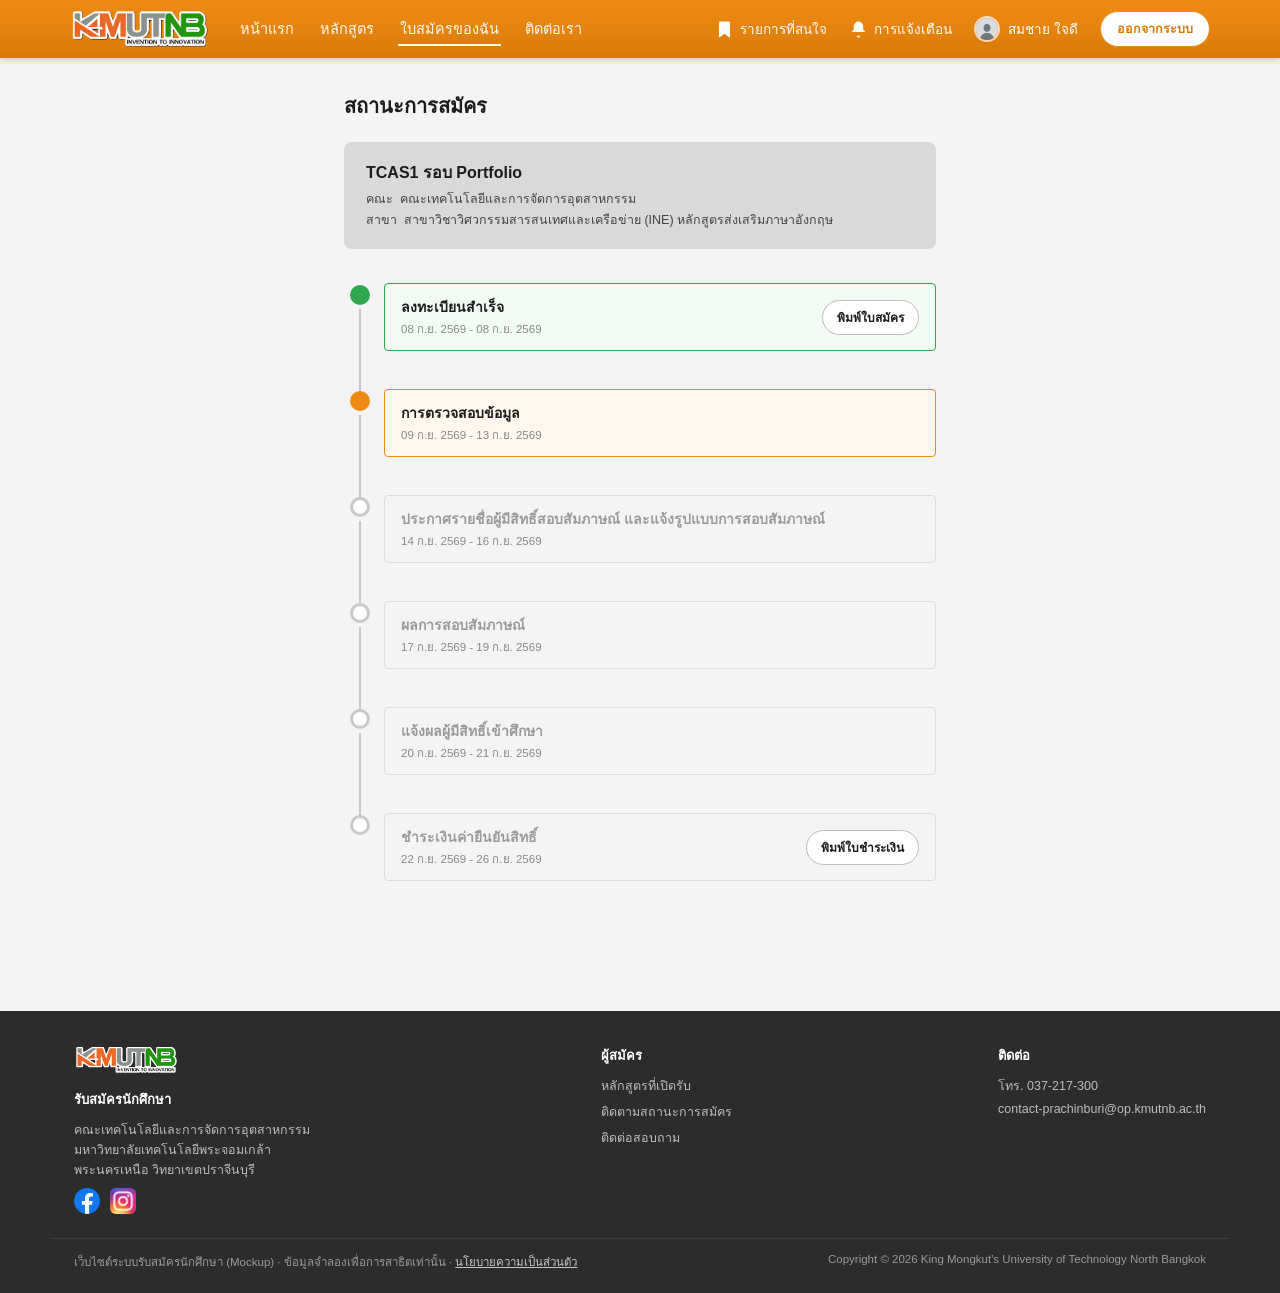
<file: status.html>
<!DOCTYPE html>
<html lang="th">
<head>
<meta charset="UTF-8">
<meta name="viewport" content="width=device-width, initial-scale=1.0">
<title>สถานะการสมัคร | KMUTNB ปราจีนบุรี</title>
<link rel="stylesheet" href="css/style.css">
</head>
<body>
  <header class="topbar">
    <div class="topbar-inner">
      <a class="brand" href="index.html" aria-label="หน้าแรก KMUTNB">
        <img class="brand-logo" src="assets/icons/logo.png" alt="KMUTNB">
      </a>
      <nav class="top-nav">
        <a href="index.html">หน้าแรก</a><a href="programs.html">หลักสูตร</a><a href="notifications.html" class="current">ใบสมัครของฉัน</a><a href="contact.html">ติดต่อเรา</a>
      </nav>
      <div class="top-actions">
        <a href="favorites.html" class="top-action" title="รายการที่สนใจ">
          <svg viewBox="0 0 24 24" width="19" height="19" fill="#fff" aria-hidden="true"><path d="M6 2h12a1 1 0 0 1 1 1v18.2a.8.8 0 0 1-1.24.67L12 17.5l-5.76 4.37A.8.8 0 0 1 5 21.2V3a1 1 0 0 1 1-1z"/></svg>
          
          <span class="lbl">รายการที่สนใจ</span>
        </a>
        <a href="notifications.html" class="top-action" title="การแจ้งเตือน">
          <svg viewBox="0 0 24 24" width="19" height="19" fill="#fff" aria-hidden="true"><path d="M12 2a6 6 0 0 0-6 6v3.1c0 .56-.22 1.1-.62 1.5L4 14v1h16v-1l-1.38-1.4a2.12 2.12 0 0 1-.62-1.5V8a6 6 0 0 0-6-6zm0 20a2.5 2.5 0 0 0 2.45-2h-4.9A2.5 2.5 0 0 0 12 22z"/></svg>
          
          <span class="lbl">การแจ้งเตือน</span>
        </a>
        
      <div class="user-chip" style="cursor:default;">
        <img src="assets/icons/avatar.jpg" alt="">
        <span class="lbl">สมชาย ใจดี</span>
      </div>
      <a href="index.html" class="btn btn-ghost-orange" style="padding:7px 16px;font-size:12.5px;">ออกจากระบบ</a>
      </div>
    </div>
  </header>
<main>
  <div class="status-shell">
    <h2 class="status-title">สถานะการสมัคร</h2>
    <div class="status-summary">
      <div>
        <h3>TCAS1 รอบ Portfolio</h3>
        <p>คณะ &nbsp;คณะเทคโนโลยีและการจัดการอุตสาหกรรม</p>
        <p>สาขา &nbsp;สาขาวิชาวิศวกรรมสารสนเทศและเครือข่าย (INE) หลักสูตรส่งเสริมภาษาอังกฤษ</p>
      </div>
    </div>
    <div class="timeline">
      <div class="tl-item done">
        <div class="tl-dot"></div>
        <div class="tl-box">
          <div>
            <div class="name">ลงทะเบียนสำเร็จ</div>
            <div class="date">08 ก.ย. 2569 - 08 ก.ย. 2569</div>
          </div>
          <button class="btn btn-outline" type="button">พิมพ์ใบสมัคร</button>
        </div>
      </div>
      <div class="tl-item active">
        <div class="tl-dot"></div>
        <div class="tl-box">
          <div>
            <div class="name">การตรวจสอบข้อมูล</div>
            <div class="date">09 ก.ย. 2569 - 13 ก.ย. 2569</div>
          </div>
          
        </div>
      </div>
      <div class="tl-item pending">
        <div class="tl-dot"></div>
        <div class="tl-box">
          <div>
            <div class="name">ประกาศรายชื่อผู้มีสิทธิ์สอบสัมภาษณ์ และแจ้งรูปแบบการสอบสัมภาษณ์</div>
            <div class="date">14 ก.ย. 2569 - 16 ก.ย. 2569</div>
          </div>
          
        </div>
      </div>
      <div class="tl-item pending">
        <div class="tl-dot"></div>
        <div class="tl-box">
          <div>
            <div class="name">ผลการสอบสัมภาษณ์</div>
            <div class="date">17 ก.ย. 2569 - 19 ก.ย. 2569</div>
          </div>
          
        </div>
      </div>
      <div class="tl-item pending">
        <div class="tl-dot"></div>
        <div class="tl-box">
          <div>
            <div class="name">แจ้งผลผู้มีสิทธิ์เข้าศึกษา</div>
            <div class="date">20 ก.ย. 2569 - 21 ก.ย. 2569</div>
          </div>
          
        </div>
      </div>
      <div class="tl-item pending">
        <div class="tl-dot"></div>
        <div class="tl-box">
          <div>
            <div class="name">ชำระเงินค่ายืนยันสิทธิ์</div>
            <div class="date">22 ก.ย. 2569 - 26 ก.ย. 2569</div>
          </div>
          <button class="btn btn-outline" type="button">พิมพ์ใบชำระเงิน</button>
        </div>
      </div>
    </div>
  </div>
</main>
  <footer class="site-footer">
    <div class="footer-inner">
      <div class="footer-col" style="max-width:260px;">
        <div class="footer-brand">
          <img src="assets/icons/logo.png" alt="KMUTNB" style="height:30px;width:auto;">
        </div>
        <h4 style="margin-top:14px;">รับสมัครนักศึกษา</h4>
        <span>คณะเทคโนโลยีและการจัดการอุตสาหกรรม<br>มหาวิทยาลัยเทคโนโลยีพระจอมเกล้าพระนครเหนือ วิทยาเขตปราจีนบุรี</span>
        <div class="footer-social">
          <a href="#" title="Facebook"><img src="assets/icons/facebook.png" alt="Facebook"></a>
          <a href="#" title="Instagram"><img src="assets/icons/instagram.jpg" alt="Instagram"></a>
        </div>
      </div>
      <div class="footer-col">
        <h4>ผู้สมัคร</h4>
        <a href="programs.html">หลักสูตรที่เปิดรับ</a>
        <a href="notifications.html">ติดตามสถานะการสมัคร</a>
        <a href="contact.html">ติดต่อสอบถาม</a>
      </div>
      <div class="footer-col">
        <h4>ติดต่อ</h4>
        <span>โทร. 037-217-300</span>
        <span>contact-prachinburi@op.kmutnb.ac.th</span>
      </div>
    </div>
    <div class="footer-bottom">
      <span>เว็บไซต์ระบบรับสมัครนักศึกษา (Mockup) &middot; ข้อมูลจำลองเพื่อการสาธิตเท่านั้น &middot; <a href="#" style="color:#c7c7c7;text-decoration:underline;">นโยบายความเป็นส่วนตัว</a></span>
      <span>Copyright &copy; 2026 King Mongkut's University of Technology North Bangkok</span>
    </div>
  </footer>
</body>
</html>
</file>
<file: css/style.css>
/* ==========================================================================
   KMUTNB Admissions — shared stylesheet
   Hand-written CSS, no framework.
   ========================================================================== */

:root{
  --orange:        #EE8B13;
  --orange-dark:   #D97A08;
  --orange-deep:   #C6690A;
  --navy:          #12163A;
  --ink:           #1c1c1c;
  --charcoal:      #2c2c2c;
  --steel:         #75787b;
  --steel-light:   #9a9ea1;
  --panel-gray:    #d9d9d9;
  --panel-gray-dark:#c7c7c7;
  --active-gray:   #6e7072;
  --line:          #e2e2e2;
  --green-ok:      #2fa84f;
  --red-req:       #e0483c;
  --bg:            #f4f4f4;
  --radius-s: 4px;
  --radius-m: 8px;
  --font: "Noto Sans Thai", "Segoe UI", Tahoma, sans-serif;
}

*{ box-sizing:border-box; }
html,body{ margin:0; padding:0; }
body{
  font-family:var(--font);
  color:var(--ink);
  background:var(--bg);
  min-height:100vh;
  display:flex;
  flex-direction:column;
}
main{ flex:1 0 auto; }
img{ max-width:100%; display:block; }
a{ color:inherit; text-decoration:none; }
button{ font-family:inherit; cursor:pointer; }
ul{ margin:0; padding:0; list-style:none; }
h1,h2,h3,h4,p{ margin:0; }

.container{
  max-width:1180px;
  margin:0 auto;
  padding:0 24px;
}

:focus-visible{
  outline:3px solid var(--navy);
  outline-offset:2px;
}

/* ---------------- Top bar / header ---------------- */
.topbar{
  background:linear-gradient(180deg,var(--orange) 0%, var(--orange-dark) 100%);
  color:#fff;
  position:sticky;
  top:0;
  z-index:200;
  box-shadow:0 2px 6px rgba(0,0,0,.18);
}
.topbar-inner{
  max-width:1180px;
  margin:0 auto;
  padding:0 20px;
  display:flex;
  align-items:center;
  gap:28px;
  height:58px;
}
.brand{ display:flex; align-items:center; gap:10px; flex-shrink:0; }
.brand-logo{ height:40px; width:auto; display:block; }

.top-nav{ display:flex; gap:22px; font-size:14.5px; }
.top-nav a{ opacity:.95; padding:4px 2px; border-bottom:2px solid transparent; }
.top-nav a:hover, .top-nav a.current{ border-bottom-color:#fff; }

.top-actions{
  margin-left:auto;
  display:flex;
  align-items:center;
  gap:22px;
  font-size:13.5px;
}
.top-action{
  position:relative;
  display:flex;
  align-items:center;
  gap:6px;
  opacity:.97;
}
.top-action svg{ display:block; flex-shrink:0; }
.badge{
  position:absolute;
  top:-7px; right:-10px;
  background:#fff;
  color:var(--orange-dark);
  font-size:10px;
  font-weight:800;
  min-width:16px;
  height:16px;
  border-radius:9px;
  display:flex;
  align-items:center;
  justify-content:center;
  padding:0 3px;
  line-height:1;
}
.user-chip{ display:flex; align-items:center; gap:8px; }
.user-chip img{ width:26px; height:26px; border-radius:50%; object-fit:cover; border:2px solid rgba(255,255,255,.7); }
.user-menu{ position:relative; }
.user-menu-list{
  display:none;
  position:absolute;
  right:0; top:38px;
  background:#fff;
  color:var(--ink);
  border-radius:var(--radius-s);
  box-shadow:0 8px 24px rgba(0,0,0,.2);
  min-width:170px;
  overflow:hidden;
  z-index:50;
}
.user-menu.open .user-menu-list{ display:block; }
.user-menu-list a, .user-menu-list button{
  display:block;
  width:100%;
  text-align:left;
  padding:11px 16px;
  font-size:13.5px;
  background:none;
  border:none;
  color:var(--ink);
}
.user-menu-list a:hover, .user-menu-list button:hover{ background:#f2f2f2; }
.btn-login-small{
  background:#fff;
  color:var(--orange-dark);
  font-weight:700;
  padding:7px 16px;
  border-radius:16px;
  font-size:13.5px;
}

/* ---------------- Footer ---------------- */
.site-footer{ background:var(--charcoal); color:#d8d8d8; margin-top:60px; }
.footer-inner{
  max-width:1180px; margin:0 auto; padding:34px 24px 18px;
  display:flex; justify-content:space-between; gap:24px; flex-wrap:wrap;
}
.footer-col h4{ color:#fff; font-size:13px; margin-bottom:10px; }
.footer-col a, .footer-col span{ display:block; font-size:12.5px; color:#bdbdbd; margin-bottom:6px; }
.footer-col a:hover{ color:#fff; }
.footer-brand{ display:flex; align-items:center; gap:10px; margin-bottom:6px; }
.footer-social{ display:flex; gap:10px; margin-top:8px; }
.footer-social img{ width:26px; height:26px; border-radius:6px; }
.footer-bottom{
  border-top:1px solid #3d3d3d;
  padding:14px 24px 22px;
  max-width:1180px; margin:0 auto;
  font-size:11.5px; color:#9b9b9b;
  display:flex; gap:18px; flex-wrap:wrap; justify-content:space-between;
}

/* ---------------- Buttons ---------------- */
.btn{
  display:inline-flex; align-items:center; justify-content:center; gap:8px;
  padding:10px 22px;
  border-radius:20px;
  font-size:14px;
  font-weight:700;
  border:none;
  transition:transform .12s ease, box-shadow .12s ease, background .15s ease;
}
.btn:active{ transform:translateY(1px); }
.btn-orange{ background:var(--orange); color:#fff; }
.btn-orange:hover{ background:var(--orange-dark); }
.btn-dark{ background:var(--ink); color:#fff; }
.btn-dark:hover{ background:#000; }
.btn-green{ background:var(--green-ok); color:#fff; }
.btn-green:hover{ background:#268a41; }
.btn-outline{ background:#fff; color:var(--ink); border:1.5px solid #bdbdbd; }
.btn-outline:hover{ border-color:var(--ink); }
.btn-ghost-orange{ background:#fff; color:var(--orange-dark); border:1.5px solid var(--orange); }
.btn-ghost-orange:hover{ background:#fff6ea; }
.btn img{ width:16px; height:16px; }
.btn[disabled]{ opacity:.5; cursor:not-allowed; }

/* ---------------- Hero (home) ---------------- */
.hero{
  position:relative;
  min-height:360px;
  display:flex; align-items:center;
  color:#fff;
  background:#0d0f22;
  overflow:hidden;
}
.hero-bg{ position:absolute; inset:0; object-fit:cover; width:100%; height:100%; opacity:.42; }
.hero-scrim{ position:absolute; inset:0; background:linear-gradient(100deg, rgba(10,12,30,.94) 15%, rgba(20,20,40,.35) 75%); }
.hero-content{ position:relative; z-index:2; max-width:640px; padding:60px 24px; }
.hero-eyebrow{ color:var(--orange); font-weight:700; font-size:14px; margin-bottom:12px; }
.hero h1{ font-size:38px; line-height:1.25; font-weight:800; margin-bottom:16px; }
.hero p{ color:#dcdcdc; font-size:15px; line-height:1.7; margin-bottom:26px; }
.hero-actions{ display:flex; gap:12px; flex-wrap:wrap; }

.section{ padding:52px 0; }
.section-head{ display:flex; align-items:baseline; justify-content:space-between; margin-bottom:26px; gap:12px; flex-wrap:wrap; }
.section-head h2{ font-size:23px; font-weight:800; }
.section-head .link-more{ font-size:13.5px; color:var(--orange-dark); font-weight:700; }

.quicklinks{ display:grid; grid-template-columns:repeat(4,1fr); gap:16px; }
.quicklink{
  background:#fff; border-radius:var(--radius-m); padding:22px 18px;
  box-shadow:0 1px 3px rgba(0,0,0,.08); border:1px solid var(--line);
  display:flex; flex-direction:column; gap:10px; transition:box-shadow .15s, transform .15s;
}
.quicklink:hover{ box-shadow:0 8px 20px rgba(0,0,0,.1); transform:translateY(-2px); }
.quicklink .ic{ width:34px; height:34px; border-radius:50%; background:var(--orange); color:#fff; display:flex; align-items:center; justify-content:center; font-size:16px; font-weight:800; }
.quicklink h3{ font-size:15px; font-weight:700; }
.quicklink p{ font-size:12.5px; color:#767676; line-height:1.5; }

.stat-strip{ display:grid; grid-template-columns:repeat(3,1fr); gap:16px; margin-top:30px; }
.stat-card{ background:var(--navy); color:#fff; border-radius:var(--radius-m); padding:20px; text-align:center; }
.stat-card b{ display:block; font-size:26px; color:var(--orange); }
.stat-card span{ font-size:12.5px; color:#cfd0e0; }

.featured-grid{ display:grid; grid-template-columns:repeat(4,1fr); gap:18px; }

/* ---------------- Login page ---------------- */
.login-wrap{ display:grid; grid-template-columns:1.15fr 1fr; min-height:100vh; }
.login-photo{ position:relative; overflow:hidden; background:#000; }
.login-photo img{ width:100%; height:100%; object-fit:cover; opacity:.75; }
.login-photo .brand{ position:absolute; top:26px; left:26px; z-index:2; }
.login-photo .brand .brand-mark .k, .login-photo .brand .brand-mark .mut{ color:#fff; }
.login-side{ background:var(--ink); color:#fff; display:flex; align-items:center; justify-content:center; }
.login-box{ width:100%; max-width:340px; padding:24px; }
.login-box h1{ font-size:26px; font-weight:800; margin-bottom:34px; text-align:center; }
.field{ margin-bottom:20px; }
.field label{ display:block; font-size:13px; margin-bottom:7px; color:#e6e6e6; }
.field input, .field select, .field textarea{
  width:100%; padding:10px 12px; border-radius:5px; border:1px solid #444;
  background:#e9e9e9; font-size:14px; font-family:inherit; color:#111;
}
.login-box .btn-orange{ width:100%; margin-top:6px; padding:11px; }
.oauth-row{ display:flex; gap:12px; margin-top:22px; }
.oauth-btn{
  flex:1; display:flex; align-items:center; justify-content:center; gap:8px;
  background:#1f1f1f; border:1px solid #3d3d3d; border-radius:6px; padding:9px 6px; color:#fff; font-size:13px;
}
.oauth-btn img{ width:18px; height:18px; }
.login-hint{ margin-top:22px; font-size:12px; color:#9c9c9c; text-align:center; line-height:1.6; }

/* ---------------- Programs / listing page (frame4) ---------------- */
.listing-shell{ display:grid; grid-template-columns:250px 1fr; gap:0; align-items:start; }
.listing-hero{ position:relative; height:230px; overflow:hidden; }
.listing-hero img{ width:100%; height:100%; object-fit:cover; filter:brightness(.72); }
.listing-hero .cap{
  position:absolute; left:24px; bottom:16px; color:#fff; font-weight:800; font-size:15px;
  background:rgba(0,0,0,.45); padding:6px 12px; border-radius:4px;
}
.side-nav{ background:#fff; border-right:1px solid var(--line); padding:26px 18px; min-height:640px; }
.side-nav h4{ font-size:14px; font-weight:800; margin-bottom:6px; }
.side-nav .degree-group{ margin-bottom:4px; }
.side-nav .degree-link{ display:block; padding:7px 4px; font-size:13px; color:#444; }
.side-nav .degree-link.active-degree{ color:var(--ink); font-weight:800; }
.side-nav .fac-label{ font-size:12.5px; font-weight:800; color:#8a8a8a; margin:16px 0 8px; text-transform:uppercase; letter-spacing:.4px; }
.fac-item{
  display:block; padding:10px 12px; margin-bottom:6px; border-radius:var(--radius-s);
  font-size:13px; line-height:1.5; color:#333; background:#f4f4f4;
}
.fac-item.is-active{ background:var(--active-gray); color:#fff; font-weight:700; }
.fac-item.is-disabled{ color:#b7b7b7; cursor:default; }

.listing-main{ padding:30px 28px 60px; }
.deg-heading{ font-size:24px; font-weight:800; margin:34px 0 16px; padding-bottom:12px; border-bottom:3px solid var(--ink); }
.deg-heading:first-child{ margin-top:0; }
.deg-sub{ font-size:15px; font-weight:700; margin:22px 0 14px; }
.card-row{ display:flex; flex-wrap:wrap; gap:22px; margin-bottom:8px; }

/* Program card — gradient media panel with concentric rings */
.program-card{
  display:block;
  border-radius:14px;
  background:#fff;
  overflow:hidden;
  box-shadow:0 1px 3px rgba(0,0,0,.09);
  border:1px solid var(--line);
  transition:transform .15s ease, box-shadow .15s ease;
}
.program-card:hover{ transform:translateY(-4px); box-shadow:0 14px 28px rgba(20,10,60,.16); }
.pc-media{
  position:relative;
  aspect-ratio:16/11;
  overflow:hidden;
  background:linear-gradient(150deg,#4735e6 0%, #2417a0 42%, #120f3d 100%);
  border-bottom:3px solid var(--orange);
  display:flex;
  align-items:flex-end;
  padding:16px;
}
.pc-media::before, .pc-media::after{
  content:""; position:absolute; border-radius:50%;
  border:2px solid rgba(255,255,255,.14);
}
.pc-media::before{ width:180px; height:180px; right:-60px; top:-40px; }
.pc-media::after{ width:120px; height:120px; right:-10px; top:20px; border-color:rgba(255,255,255,.1); }
.pc-badge{
  position:absolute; top:14px; left:14px;
  background:rgba(255,255,255,.2);
  border:1px solid rgba(255,255,255,.35);
  color:#fff; font-size:11px; font-weight:600;
  padding:5px 12px; border-radius:20px; backdrop-filter:blur(2px);
}
.pc-code{
  position:relative; z-index:1;
  color:#fff; font-weight:800; font-size:30px; line-height:1;
}
.pc-body{ padding:14px 16px 18px; }
.pc-desc{ font-size:13px; color:#2a2a2a; line-height:1.55; min-height:40px; margin-bottom:10px; font-weight:600; }
.pc-price{ font-size:12.5px; color:#8a8a8a; }

/* Search + filter pills (programs.html) */
.search-bar{
  display:flex; align-items:center; gap:10px;
  background:#fff; border:1px solid #d8d8d8; border-radius:12px;
  padding:12px 16px; margin-bottom:18px;
}
.search-bar svg{ flex-shrink:0; opacity:.5; }
.search-bar input{
  border:none; outline:none; flex:1; font-size:14px; font-family:inherit; background:transparent;
}
.filter-row{ display:flex; gap:10px; flex-wrap:wrap; margin-bottom:14px; }
.filter-pill{
  display:inline-flex; align-items:center; gap:7px;
  background:#fff; border:1.5px solid #dcdcdc; color:#444;
  padding:8px 16px; border-radius:20px; font-size:13px; font-weight:600;
}
.filter-pill .cnt{ background:#eee; color:#777; font-size:11px; font-weight:700; padding:1px 7px; border-radius:10px; }
.filter-pill.active{ background:var(--navy); border-color:var(--navy); color:#fff; }
.filter-pill.active .cnt{ background:rgba(255,255,255,.2); color:#fff; }
.results-count{ font-size:13px; color:#8a8a8a; margin-bottom:16px; }
.programs-grid{ display:grid; grid-template-columns:repeat(4,1fr); gap:20px; }
@media (max-width:980px){ .programs-grid{ grid-template-columns:repeat(2,1fr);} }
@media (max-width:560px){ .programs-grid{ grid-template-columns:1fr;} }

/* ---------------- Major detail page ---------------- */
.major-hero{ position:relative; overflow:hidden; display:block; color:#fff; background:transparent; }

.major-hero .bgphoto{ display:block; width:100%; max-width:900px; height:auto; margin:0 auto; }
.major-hero .scrim{ position:absolute; inset:0; background:linear-gradient(100deg, var(--orange-deep) 0%, rgba(198,105,10,.55) 45%, rgba(20,10,5,.25) 100%); }
.major-hero-inner{ position:relative; z-index:2; padding:34px 24px; max-width:1180px; margin:0 auto; width:100%; display:flex; justify-content:space-between; align-items:center; gap:20px;}
.major-hero .code{ font-size:52px; font-weight:900; line-height:1; letter-spacing:1px; }
.major-hero .full{ font-size:22px; font-weight:800; margin-top:6px; }
.major-hero .thai{ font-size:14px; margin-top:8px; color:#ffffff; }
.major-hero .fav-toggle{
  display:flex; align-items:center; gap:8px; background:rgba(0,0,0,.35); border:1.5px solid rgba(255,255,255,.6);
  color:#fff; padding:9px 16px; border-radius:20px; font-size:13px; font-weight:700; flex-shrink:0;
}
.major-hero .fav-toggle.active{ background:#fff; color:var(--orange-deep); border-color:#fff; }
.major-hero .fav-toggle .heart{ font-size:15px; }

.major-body{ max-width:900px; margin:0 auto; padding:36px 24px 60px; }
.major-block{ margin-bottom:34px; }
.major-block h2{ font-size:18px; font-weight:800; margin-bottom:14px; }
.major-block ul{ padding-left:20px; list-style:disc; }
.major-block li{ font-size:14px; line-height:1.9; color:#333; }
.major-block p{ font-size:14px; line-height:1.9; color:#333; }

.tuition-box{
  background:var(--navy); color:#fff; border-radius:var(--radius-m); padding:22px 26px;
  display:flex; align-items:center; justify-content:space-between; gap:20px; flex-wrap:wrap;
}
.tuition-box .label{ font-size:13px; color:#c8caea; margin-bottom:4px; }
.tuition-box .sub{ font-size:13px; color:#c8caea; }
.tuition-box .amount{ font-size:30px; font-weight:900; color:var(--orange); margin-top:4px; }

/* INE page: tuition card with photo background */
.tuition-box.tuition-photo{
  position:relative; overflow:hidden; display:block; padding:26px 30px;
  background:radial-gradient(circle at 85% 20%, rgba(80,110,200,.35) 0%, rgba(18,22,58,0) 55%),
             linear-gradient(120deg, #0b0e2a 0%, var(--navy) 60%, #1d2560 100%);
}
.tuition-photo .label{ font-size:22px; font-weight:800; color:#fff; margin-bottom:2px; }
.tuition-photo .sub{ font-size:20px; font-weight:700; color:#fff; }
.tuition-photo .tuition-row{ display:flex; align-items:flex-end; justify-content:space-between; gap:16px; flex-wrap:wrap; margin-top:10px; }
.tuition-photo .amount{ font-size:52px; color:#fff; line-height:1; margin-top:0; }
.tuition-photo .btn{ padding:11px 28px; font-size:15px; }

.major-actions{ display:flex; gap:14px; flex-wrap:wrap; margin-top:36px; }
.major-actions.equal .btn{ flex:1 1 180px; padding:12px 22px; font-size:15px; }

/* ---------------- Wizard / apply form ---------------- */
.wizard-steps{ display:flex; max-width:900px; margin:26px auto 0; padding:0 24px; gap:6px; }
.wizard-step{ flex:1; text-align:center; }
.wizard-step .dot{
  width:30px; height:30px; border-radius:50%; background:#dcdcdc; color:#777;
  display:flex; align-items:center; justify-content:center; margin:0 auto 6px; font-weight:800; font-size:13px;
}
.wizard-step.done .dot{ background:var(--green-ok); color:#fff; }
.wizard-step.active .dot{ background:var(--orange); color:#fff; }
.wizard-step span{ font-size:11.5px; color:#888; }
.wizard-step.active span{ color:var(--ink); font-weight:700; }
.wizard-bar{ height:3px; background:#dcdcdc; max-width:900px; margin:0 auto; position:relative; top:-33px; z-index:-1; }

.form-shell{ max-width:900px; margin:0 auto; padding:10px 24px 70px; }
.apply-title{ font-size:24px; font-weight:800; margin:28px 0 12px; }
.program-chip{ display:flex; align-items:center; gap:10px; margin-bottom:22px; font-size:13.5px; color:#444; }
.program-chip .chip-code{ background:var(--navy); color:#fff; font-weight:800; font-size:12px; padding:4px 12px; border-radius:14px; }
.form-title{ font-size:20px; font-weight:800; margin:26px 0 16px; }
.panel-heading{ font-size:18px; font-weight:800; margin-bottom:6px; }
.panel-subtext{ font-size:12.5px; color:#8a8a8a; margin-bottom:22px; }
.info-callout{
  display:flex; gap:12px; align-items:flex-start;
  background:#eaf4fd; border:1px solid #cfe6f8; border-radius:var(--radius-m);
  padding:14px 18px; margin-bottom:22px; font-size:12.5px; color:#2c5f7d;
}
.info-callout .ic-dot{
  flex-shrink:0; width:20px; height:20px; border-radius:50%; background:#3d8fc4; color:#fff;
  font-size:12px; font-weight:800; font-style:italic; display:flex; align-items:center; justify-content:center;
}
.info-callout b{ display:block; font-size:13px; margin-bottom:3px; color:#204a63; }
.form-panel{ background:#fff; border:1px solid var(--line); box-shadow:0 1px 3px rgba(0,0,0,.05); border-radius:var(--radius-m); padding:28px 30px; }
.dotted-divider{ border-top:2px dotted #b9d6ea; margin:30px 0 0; }
.form-grid{ display:grid; grid-template-columns:1fr 1fr; gap:18px 22px; }
.form-grid .full{ grid-column:1 / -1; }
.f-group label{ display:block; font-size:13px; font-weight:700; margin-bottom:6px; }
.f-group .req{ color:var(--red-req); margin-left:2px; }
.f-group input[type=text], .f-group input[type=email], .f-group input[type=tel],
.f-group input[type=date], .f-group input[type=number], .f-group select, .f-group textarea{
  width:100%; padding:9px 11px; border-radius:5px; border:1px solid #b9b9b9; background:#fff; font-size:13.5px; font-family:inherit;
}
.f-group textarea{ resize:vertical; min-height:64px; }
.f-radio-row{ display:flex; gap:22px; align-items:center; flex-wrap:wrap; }
.f-radio-row label{ display:flex; align-items:center; gap:6px; font-size:13.5px; font-weight:400; }
.tel-combo{ display:flex; gap:8px; }
.tel-combo select{ width:88px; flex-shrink:0; }

.upload-box{ margin-top:6px; }
.upload-drop{
  display:flex; flex-direction:column; align-items:center; gap:8px; padding:18px;
  border:1.5px dashed #b0b0b0; border-radius:var(--radius-s); background:#ececeb; cursor:pointer;
}
.upload-drop img{ width:30px; height:30px; opacity:.65; }
.upload-drop .fname{ font-size:12px; color:#555; }
.upload-row{ display:flex; align-items:center; gap:12px; flex-wrap:wrap; }
.upload-row .btn-outline{ padding:7px 16px; font-size:12.5px; }
.upload-hint{ font-size:11.5px; color:#767676; }

.avatar-upload{ display:flex; flex-direction:column; align-items:center; gap:8px; width:150px; }
.avatar-upload .circle{
  width:92px; height:92px; border-radius:50%; background:#e5e5e5; display:flex; align-items:center; justify-content:center;
  overflow:hidden; border:1px solid #d6d6d6; cursor:pointer;
}
.avatar-upload .circle img.icon{ width:30px; opacity:.6; }
.avatar-upload .circle img.preview{ width:100%; height:100%; object-fit:cover; }
.avatar-upload span{ font-size:11.5px; color:#666; }

.divider-line{ height:1px; background:#c3c3c3; margin:22px 0; }
.same-addr{ font-size:12.5px; display:flex; align-items:center; gap:6px; color:#444; }

.form-actions{ display:flex; justify-content:space-between; align-items:center; gap:14px; margin-top:22px; flex-wrap:wrap; }

/* confirm/checkbox row on step 4 */
.confirm-row{ display:flex; align-items:center; gap:8px; margin-top:18px; font-size:13px; color:#333; }

/* ---------------- Modal ---------------- */
.modal-overlay{
  position:fixed; inset:0; background:rgba(20,20,20,.55); display:none;
  align-items:center; justify-content:center; z-index:500; padding:20px;
}
.modal-overlay.open{ display:flex; }
.modal-card{
  background:var(--panel-gray); border-radius:var(--radius-m); padding:40px 34px 30px;
  max-width:380px; width:100%; text-align:center; box-shadow:0 20px 50px rgba(0,0,0,.35);
}
.modal-card .check{
  width:70px; height:70px; border-radius:50%; background:var(--green-ok); color:#fff;
  display:flex; align-items:center; justify-content:center; font-size:36px; margin:0 auto 20px;
}
.modal-card h3{ font-size:20px; font-weight:800; margin-bottom:24px; }
.modal-card .sub{ font-size:13px; color:#555; margin-bottom:20px; line-height:1.6; }

/* ---------------- Notifications ---------------- */
.notif-shell{ max-width:760px; margin:0 auto; padding:32px 24px 60px; }
.notif-title{ font-size:20px; font-weight:800; margin-bottom:20px; }
.notif-card{
  background:var(--panel-gray); border-radius:var(--radius-m); padding:18px 22px;
  display:flex; align-items:center; gap:16px; margin-bottom:16px; flex-wrap:wrap;
}
.notif-card .okmark{ width:26px; height:26px; border-radius:50%; background:var(--green-ok); color:#fff; display:flex; align-items:center; justify-content:center; font-size:14px; flex-shrink:0; }
.notif-card .txt{ flex:1; min-width:200px; }
.notif-card .txt .t1{ font-weight:800; font-size:15px; margin-bottom:3px; }
.notif-card .txt .t2{ font-size:12.5px; color:#444; }
.notif-card.unread{ box-shadow:0 0 0 2px var(--orange) inset; }
.empty-state{ text-align:center; padding:60px 20px; color:#8a8a8a; }
.empty-state .glyph{ font-size:40px; margin-bottom:14px; }

/* ---------------- Status timeline ---------------- */
.status-shell{ max-width:640px; margin:0 auto; padding:32px 24px 70px; }
.status-title{ font-size:20px; font-weight:800; margin-bottom:20px; }
.status-summary{
  background:var(--panel-gray); border-radius:var(--radius-m); padding:18px 22px; margin-bottom:34px;
  display:flex; align-items:center; justify-content:space-between; gap:16px; flex-wrap:wrap;
}
.status-summary h3{ font-size:16px; font-weight:800; margin-bottom:4px; }
.status-summary p{ font-size:12.5px; color:#444; margin:1px 0; }
.timeline{ position:relative; padding-left:6px; }
.tl-item{ position:relative; padding-left:34px; padding-bottom:38px; }
.tl-item:last-child{ padding-bottom:0; }
.tl-item::before{
  content:""; position:absolute; left:9px; top:26px; bottom:-12px; width:2px; background:#c9c9c9;
}
.tl-item:last-child::before{ display:none; }
.tl-dot{ position:absolute; left:0; top:2px; width:20px; height:20px; border-radius:50%; background:#fff; border:3px solid #c9c9c9; }
.tl-item.active .tl-dot{ border-color:var(--orange); background:var(--orange); }
.tl-item.done .tl-dot{ border-color:var(--green-ok); background:var(--green-ok); }
.tl-box{
  border:1.5px solid #d8a56a; border-radius:var(--radius-s); padding:12px 16px;
  display:flex; align-items:center; justify-content:space-between; gap:12px; flex-wrap:wrap;
}
.tl-item.pending .tl-box{ border-color:#dcdcdc; color:#9a9a9a; }
.tl-item.active .tl-box{ border-color:var(--orange); background:#fff8ef; }
.tl-item.done .tl-box{ border-color:var(--green-ok); background:#f2fbf4; }
.tl-box .name{ font-weight:700; font-size:14px; }
.tl-box .date{ font-size:11.5px; color:#888; margin-top:2px; }
.tl-box .btn{ padding:7px 14px; font-size:12px; }

/* ---------------- Favorites ---------------- */
.fav-shell{ max-width:760px; margin:0 auto; padding:32px 24px 60px; }
.fav-title{ font-size:20px; font-weight:800; margin-bottom:20px; }
.fav-card{
  background:var(--panel-gray); border-radius:var(--radius-m); padding:20px 24px; margin-bottom:16px;
  display:flex; align-items:center; justify-content:space-between; gap:16px; flex-wrap:wrap;
}
.fav-card h3{ font-size:16px; font-weight:800; margin-bottom:4px; }
.fav-card p{ font-size:12.5px; color:#444; }
.fav-remove{ background:none; border:none; color:#a3a3a3; font-size:18px; margin-left:8px; }
.fav-remove:hover{ color:var(--red-req); }

/* ---------------- Contact page ---------------- */
.contact-shell{ max-width:980px; margin:0 auto; padding:30px 24px 60px; }
.contact-badge{ display:inline-block; background:var(--orange); color:#fff; font-weight:800; padding:9px 20px; border-radius:6px; font-size:14px; margin-bottom:24px; }
.contact-title{ text-align:center; font-size:19px; font-weight:800; line-height:1.7; margin-bottom:22px; }
.contact-maps{ display:grid; grid-template-columns:1fr 1fr; gap:18px; margin-bottom:30px; }
.contact-maps iframe{ width:100%; height:280px; border:0; border-radius:var(--radius-m); }
.contact-info{ text-align:center; font-size:14px; line-height:2; }
.contact-info b{ font-size:15px; }
.contact-page-bg{
  background:linear-gradient(rgba(255,255,255,.72), rgba(255,255,255,.72)), url("../assets/photos/building1.webp") center/cover no-repeat;
  margin-bottom:-60px; padding-bottom:60px;
}
.contact-page-bg .contact-badge{ border-radius:14px; font-size:16px; padding:12px 26px; box-shadow:0 2px 6px rgba(0,0,0,.15); }
.contact-title h2{ font-size:22px; font-weight:800; }
.contact-maps .map-graphic, .contact-maps iframe{
  width:100%; height:300px; border:0; border-radius:var(--radius-m);
  background:#fff; box-shadow:0 4px 14px rgba(0,0,0,.15);
}
.contact-maps .map-graphic{ object-fit:contain; padding:8px; }
.contact-info{ display:inline-block; text-align:left; margin-left:40px; }
.info-row{ display:flex; gap:14px; }
.info-label{ width:130px; font-size:18px; font-weight:800; }
.info-detail{ font-size:16px; font-weight:700; }
.info-detail a{ text-decoration:underline; }
@media (max-width:700px){ .contact-maps{ grid-template-columns:1fr; } .contact-info{ margin-left:0; } .info-label{ width:auto; } }
.contact-photo{ margin-top:30px; border-radius:var(--radius-m); overflow:hidden; max-height:260px; }
.contact-photo img{ width:100%; object-fit:cover; }

/* ---------------- Misc / utility ---------------- */
.login-required-note{ text-align:center; padding:80px 20px; }
.login-required-note a{ color:var(--orange-dark); font-weight:700; }
.toast{
  position:fixed; bottom:26px; left:50%; transform:translateX(-50%) translateY(20px);
  background:var(--ink); color:#fff; padding:12px 22px; border-radius:24px; font-size:13.5px;
  opacity:0; pointer-events:none; transition:opacity .25s ease, transform .25s ease; z-index:999;
  box-shadow:0 8px 22px rgba(0,0,0,.3);
}
.toast.show{ opacity:1; transform:translateX(-50%) translateY(0); }

/* ---------------- Responsive ---------------- */
@media (max-width: 880px){
  .listing-shell{ grid-template-columns:1fr; }
  .side-nav{ min-height:auto; border-right:none; border-bottom:1px solid var(--line); }
  .quicklinks{ grid-template-columns:repeat(2,1fr); }
  .featured-grid{ grid-template-columns:repeat(2,1fr); }
  .stat-strip{ grid-template-columns:1fr; }
  .login-wrap{ grid-template-columns:1fr; }
  .login-photo{ min-height:200px; }
  .form-grid{ grid-template-columns:1fr; }
  .contact-maps{ grid-template-columns:1fr; }
  .top-nav{ display:none; }
}
@media (max-width: 600px){
  .hero h1{ font-size:28px; }
  .major-hero .code{ font-size:38px; }
  .topbar-inner{ gap:10px; }
  .top-actions{ gap:10px; }
  .top-actions span.lbl{ display:none; }
  .btn-login-small{ white-space:nowrap; padding:7px 12px; font-size:12.5px; }
  .brand-sub{ display:none; }
  .wizard-step span{ display:none; }
}
</file>
